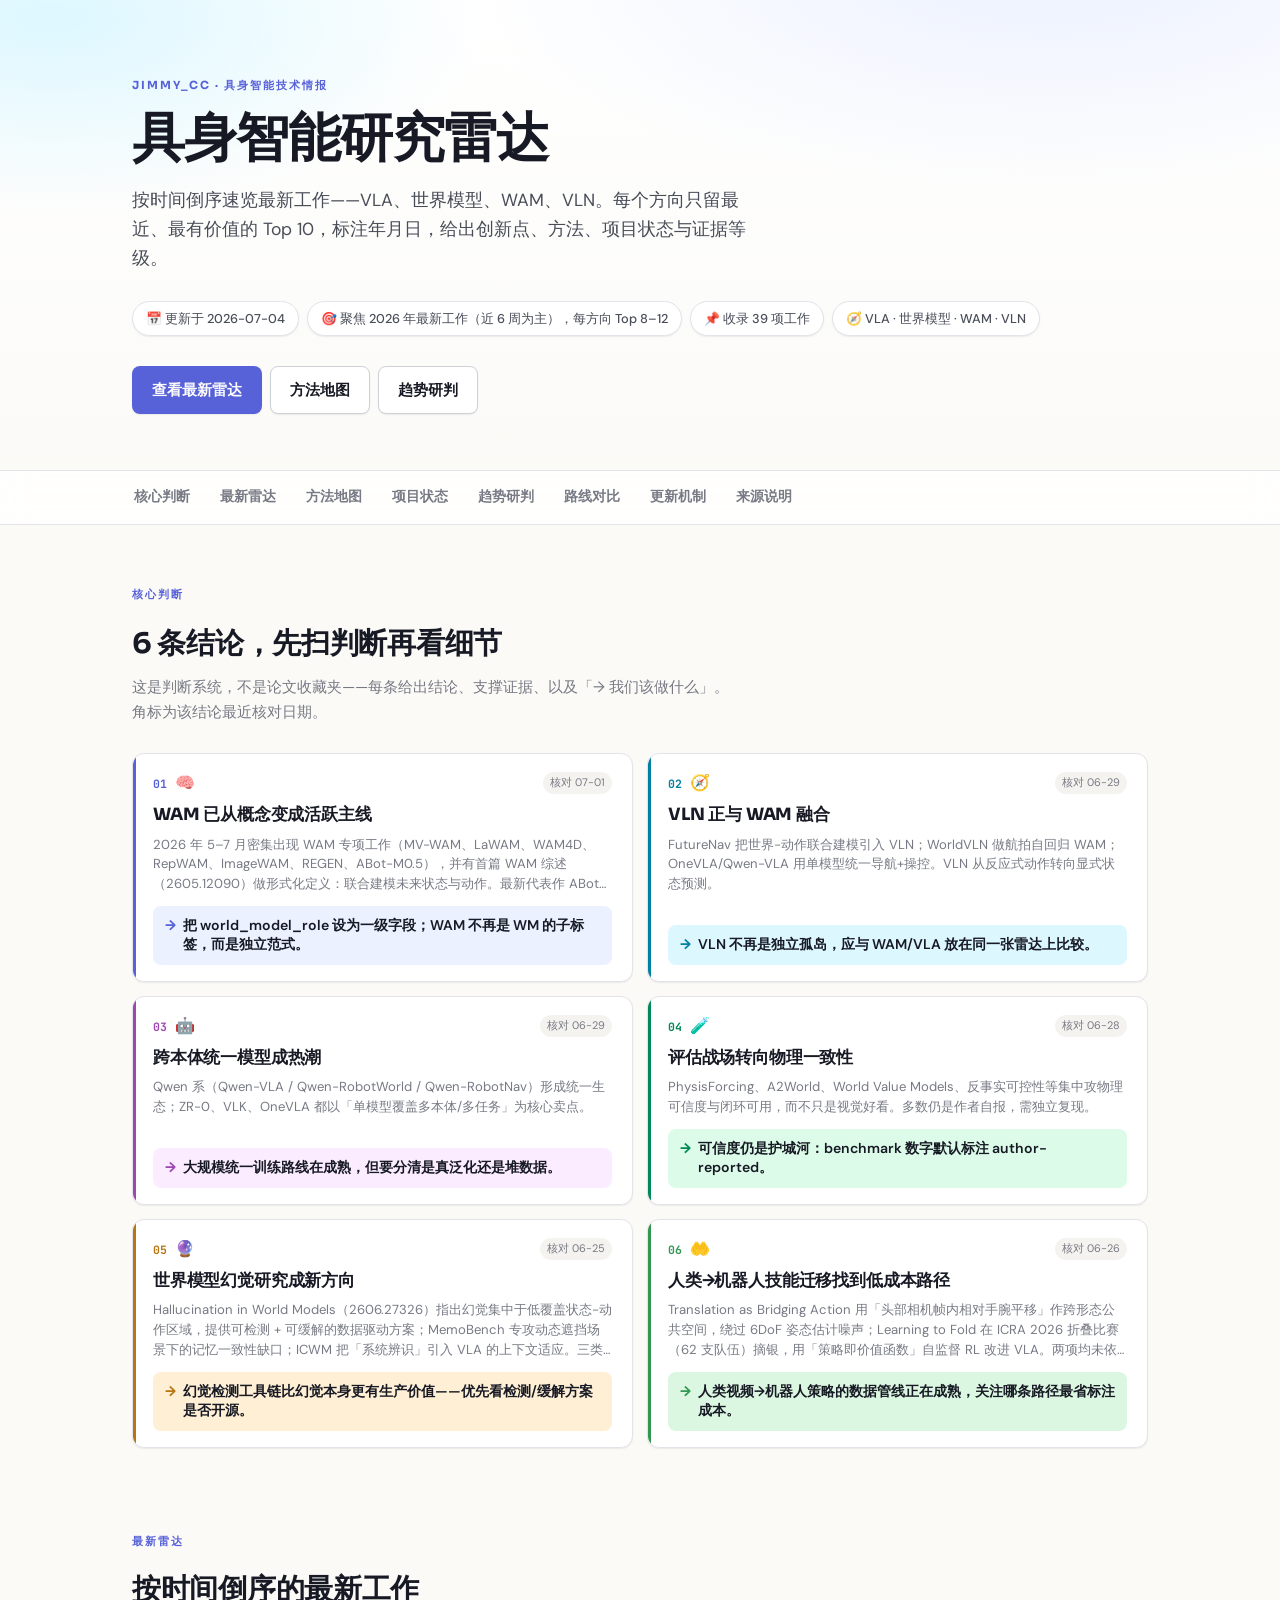
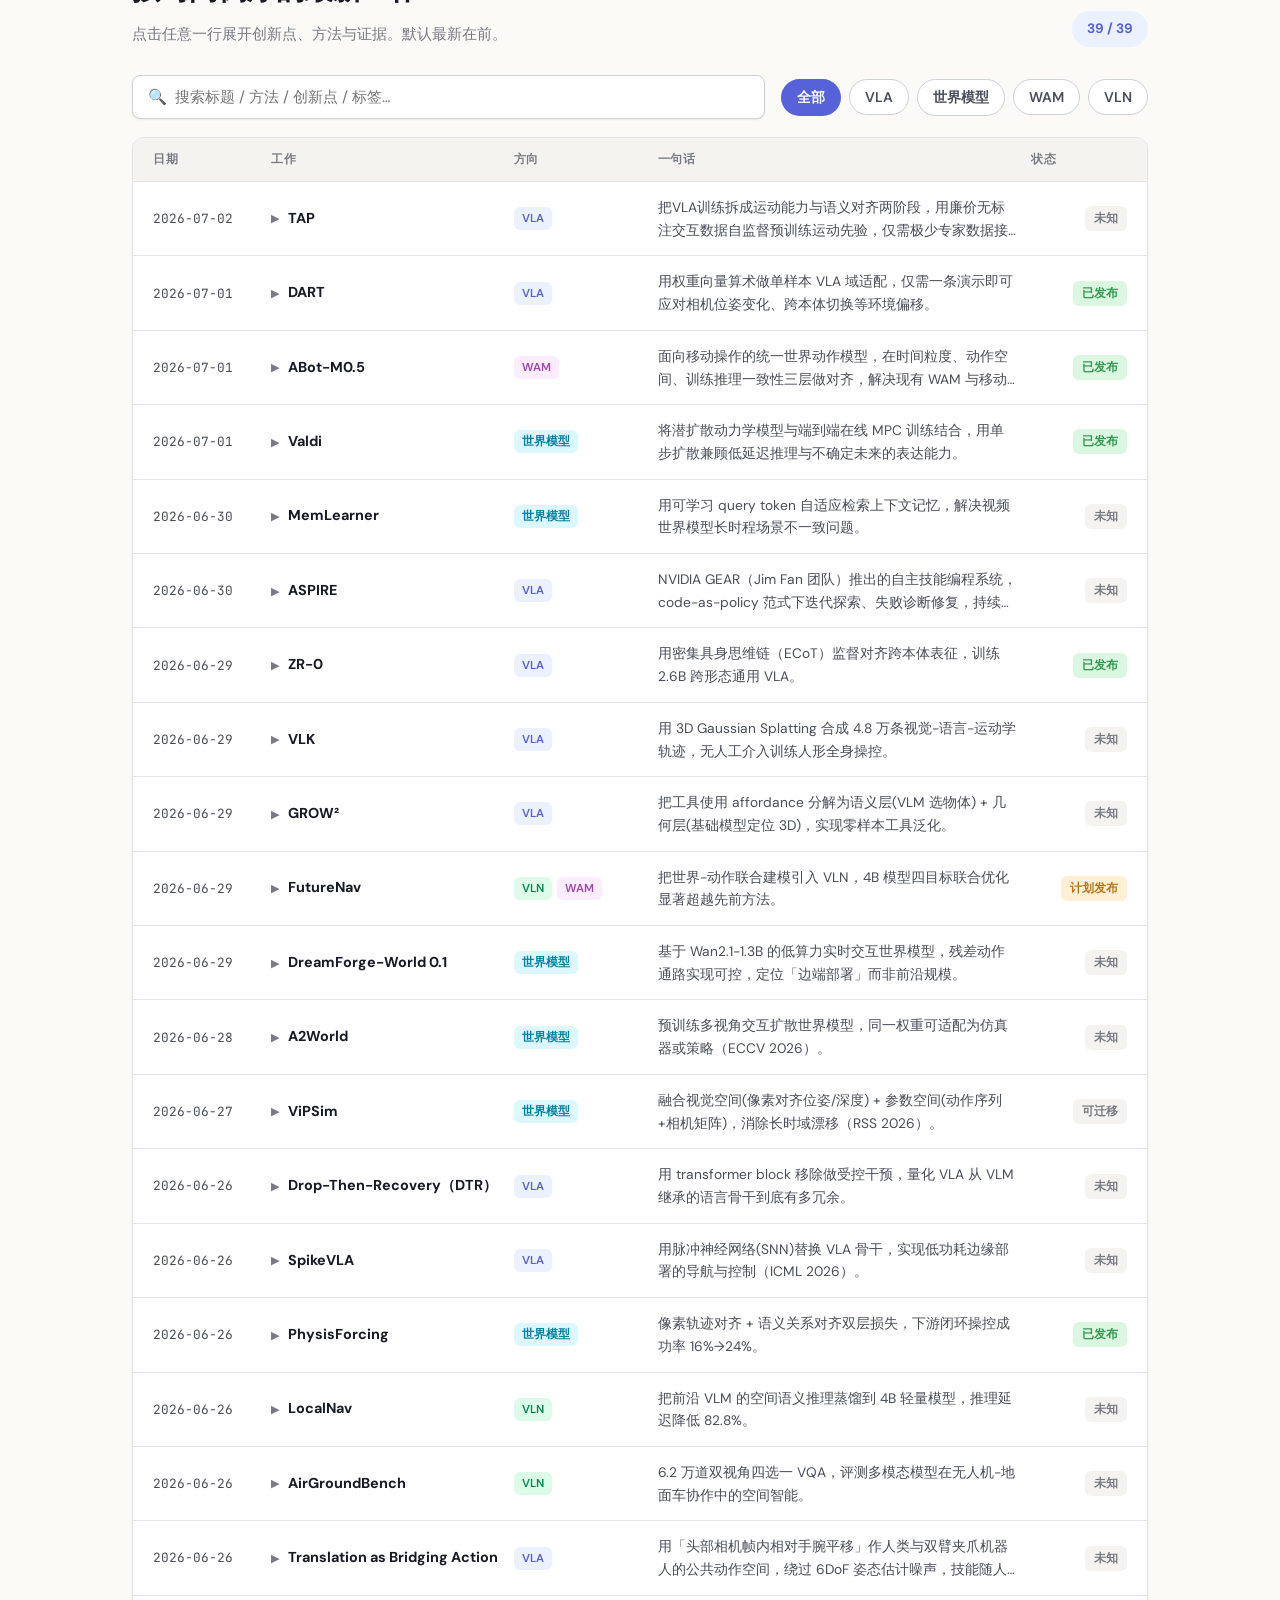
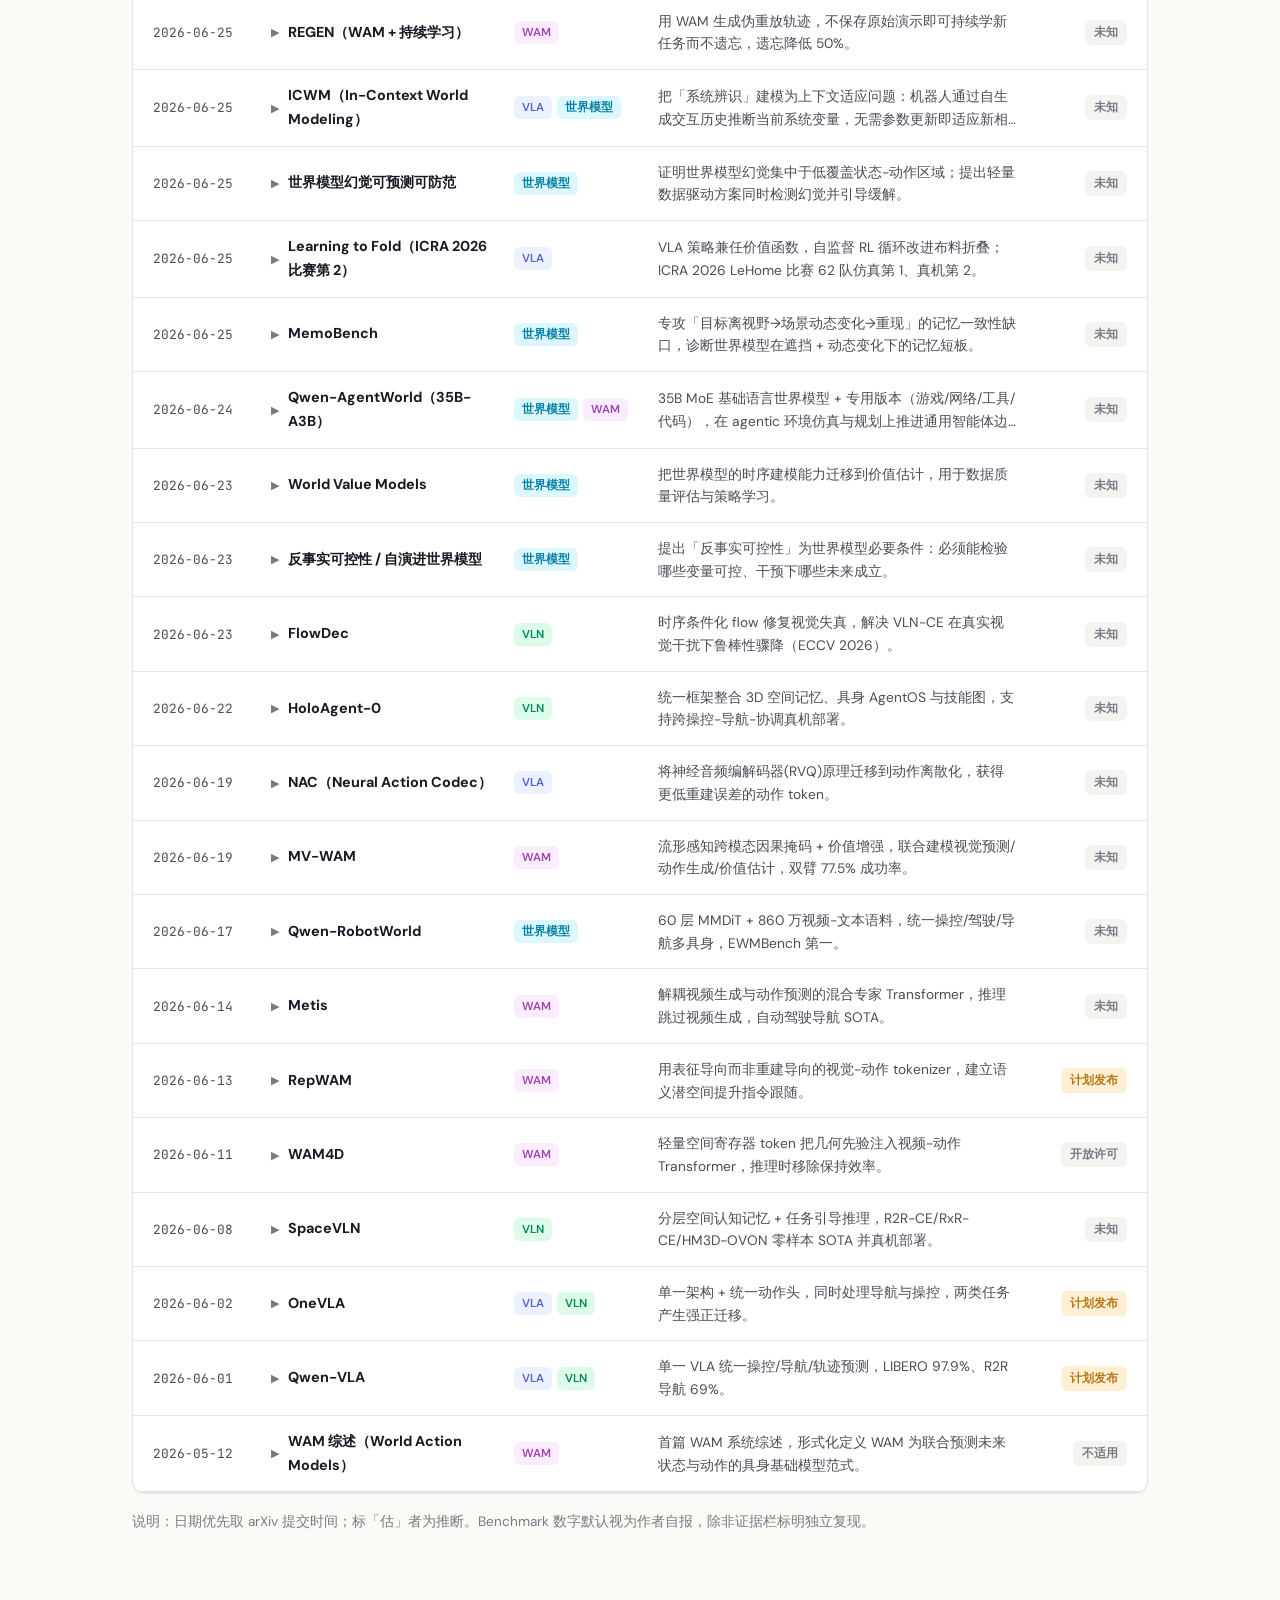
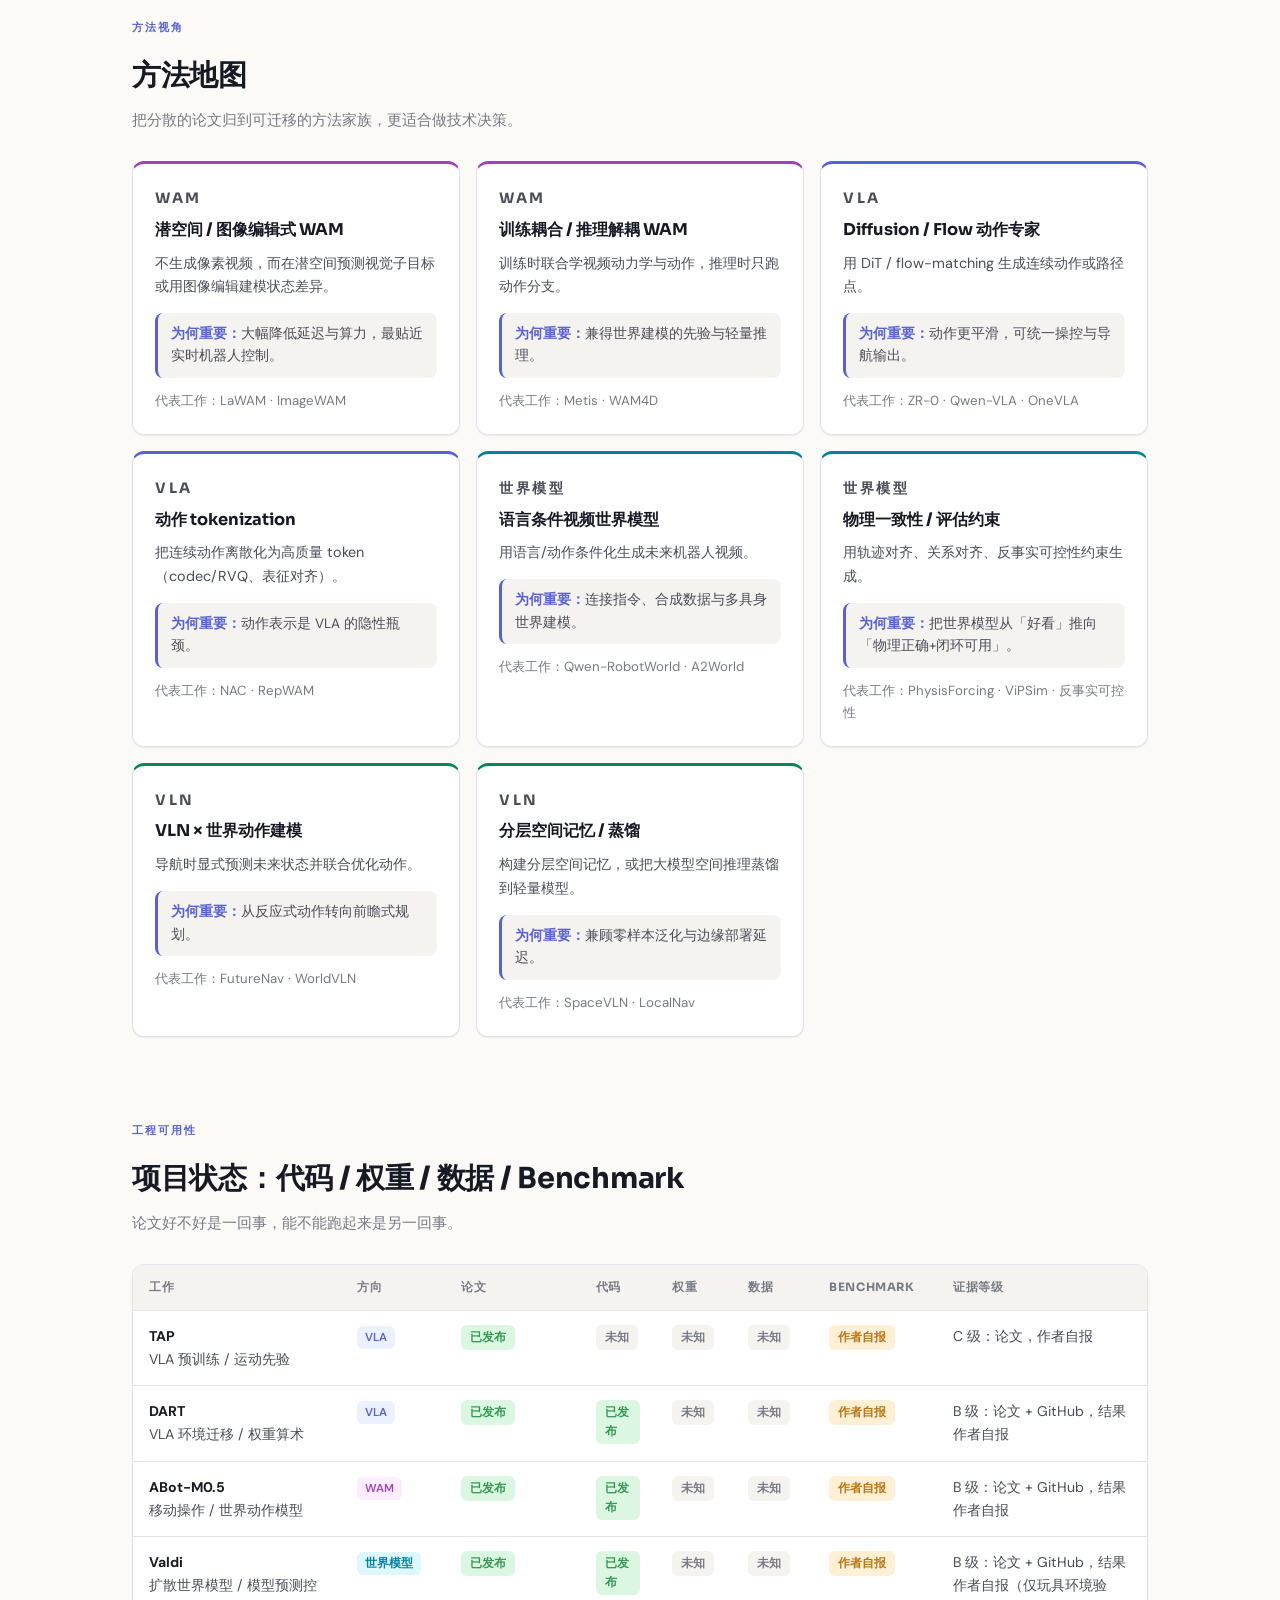
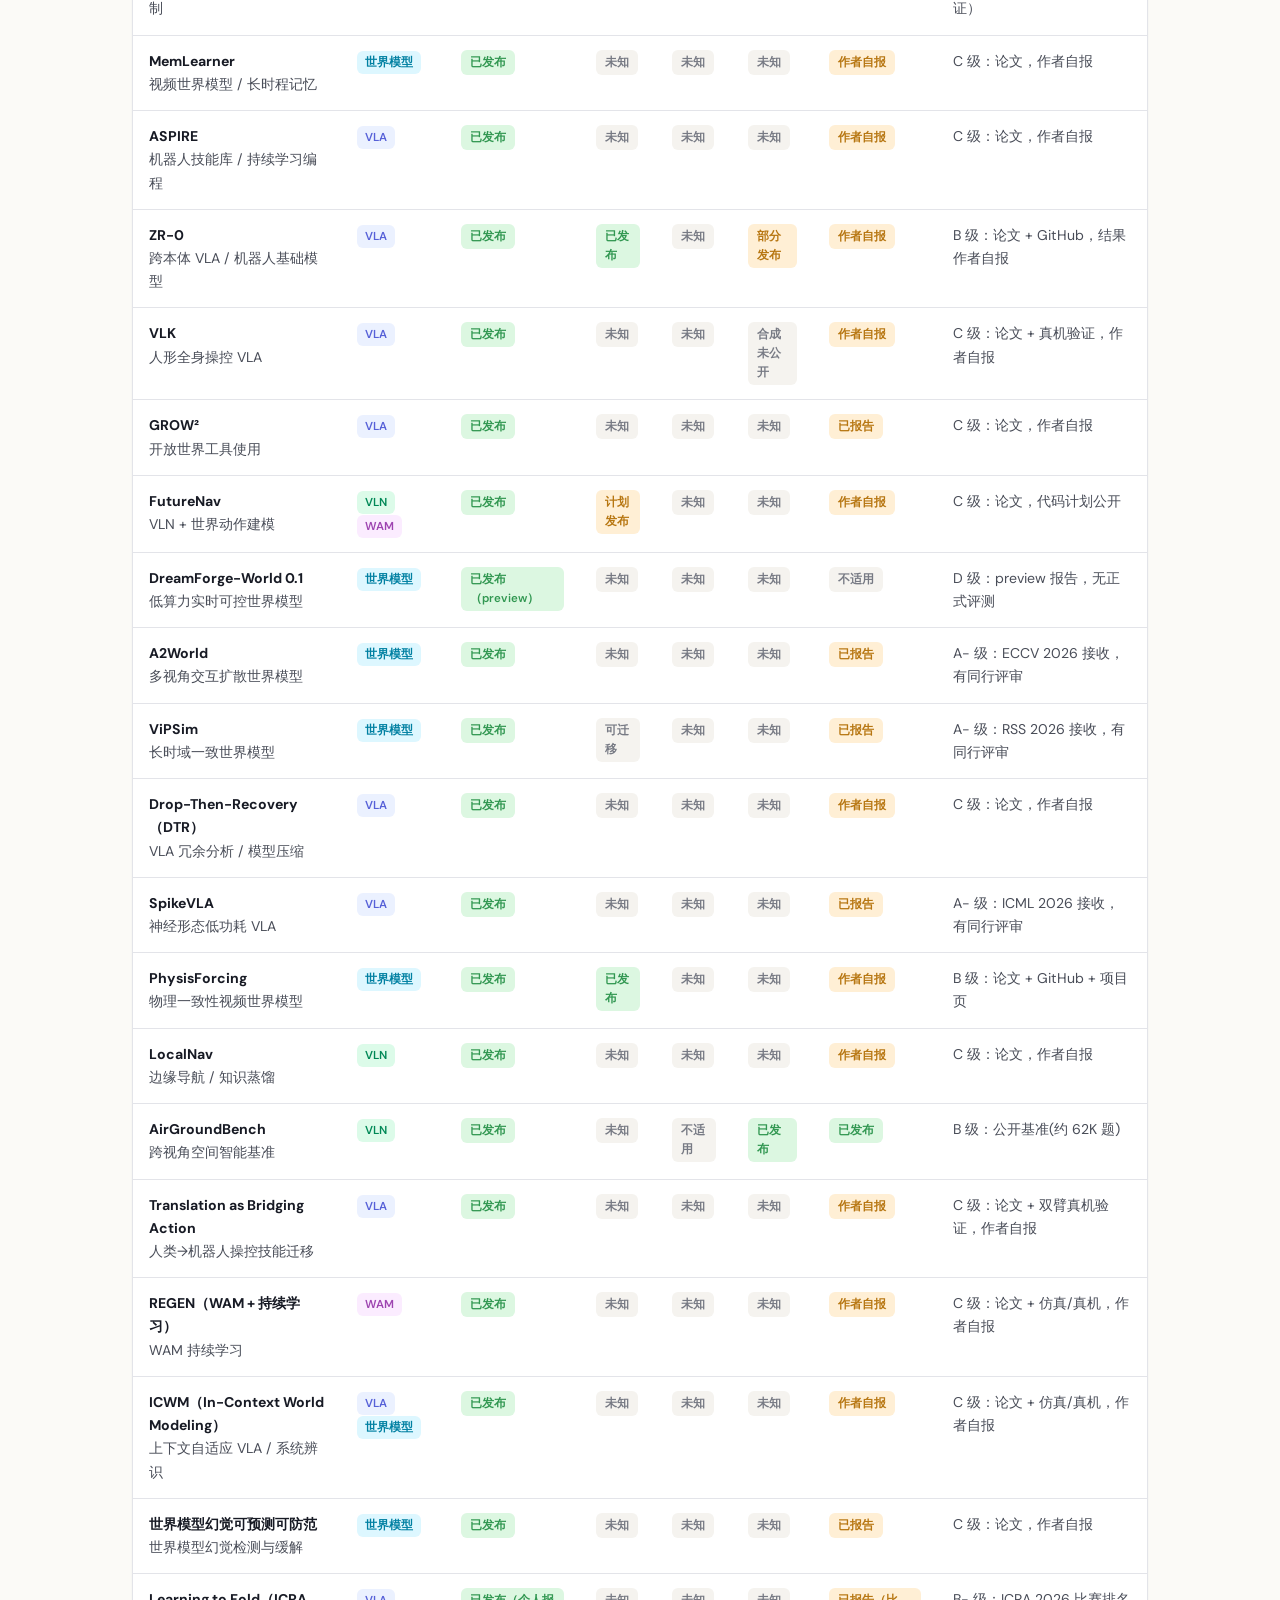
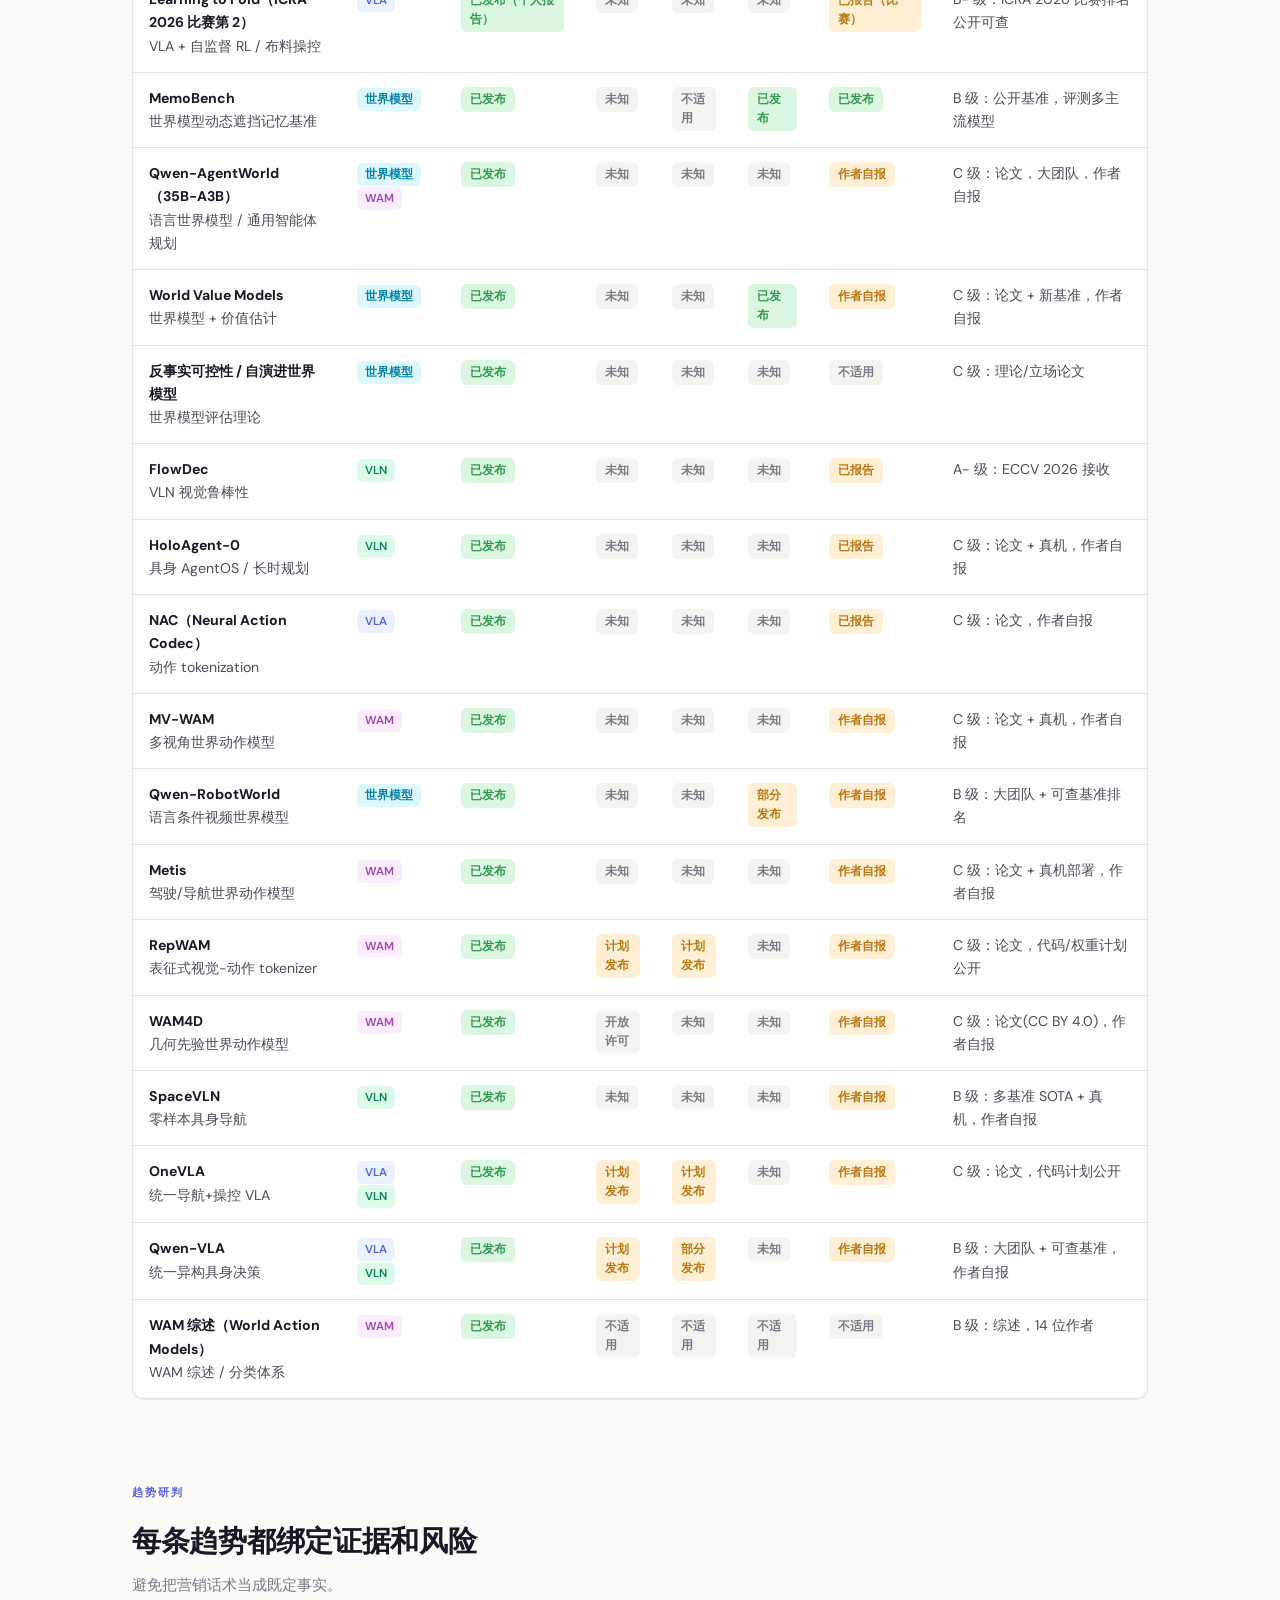
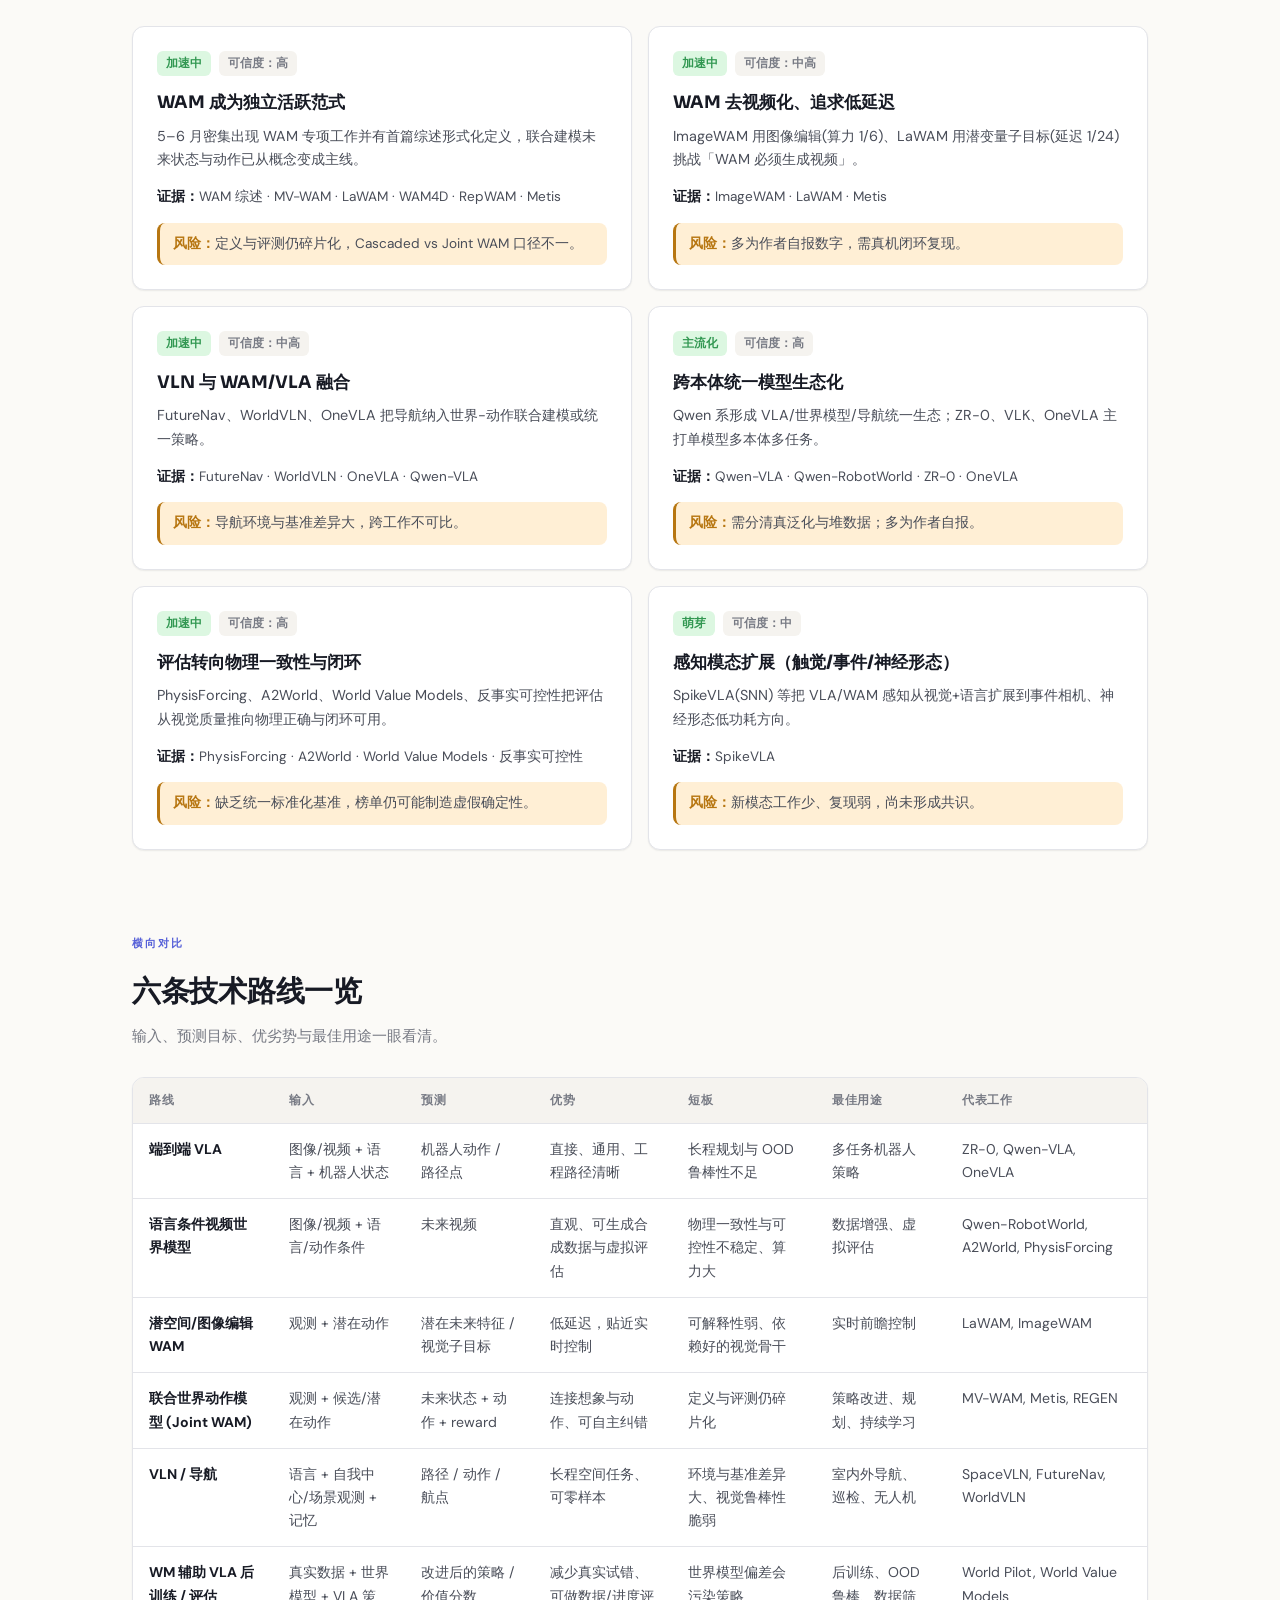
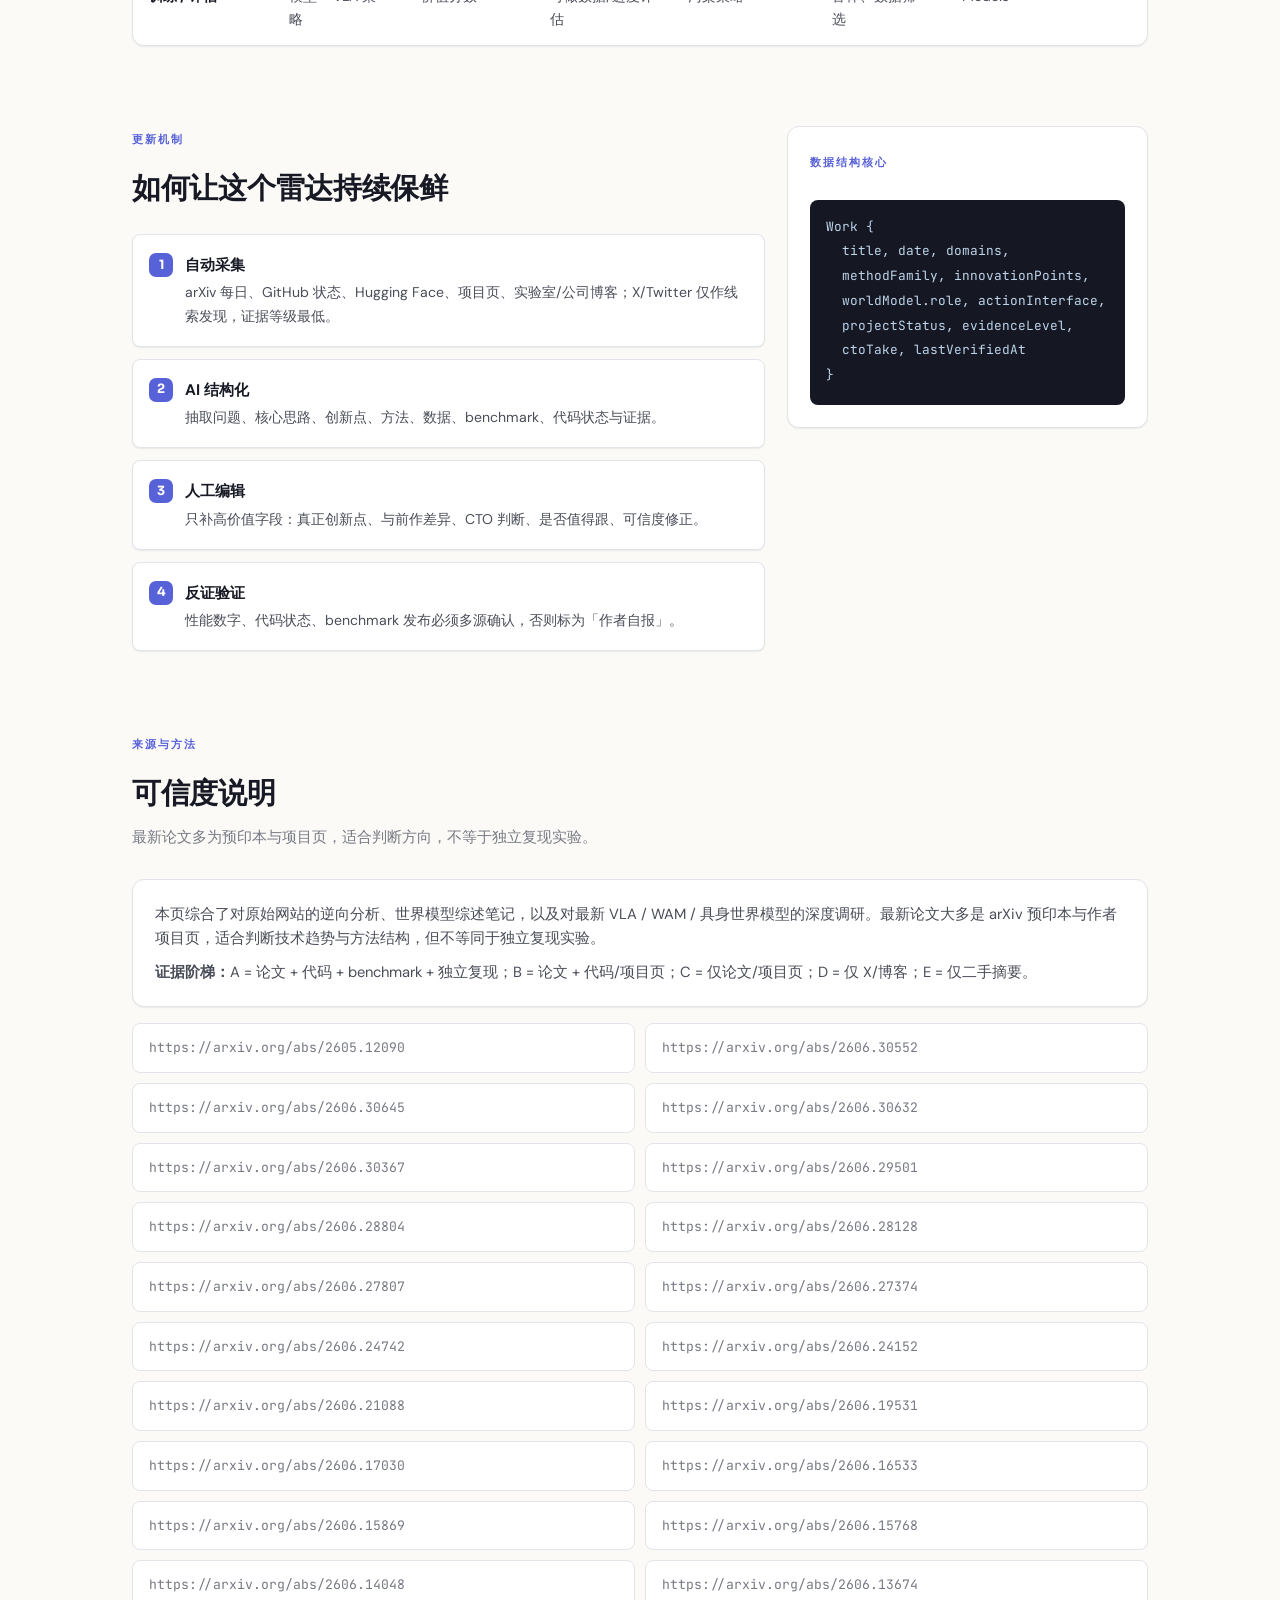
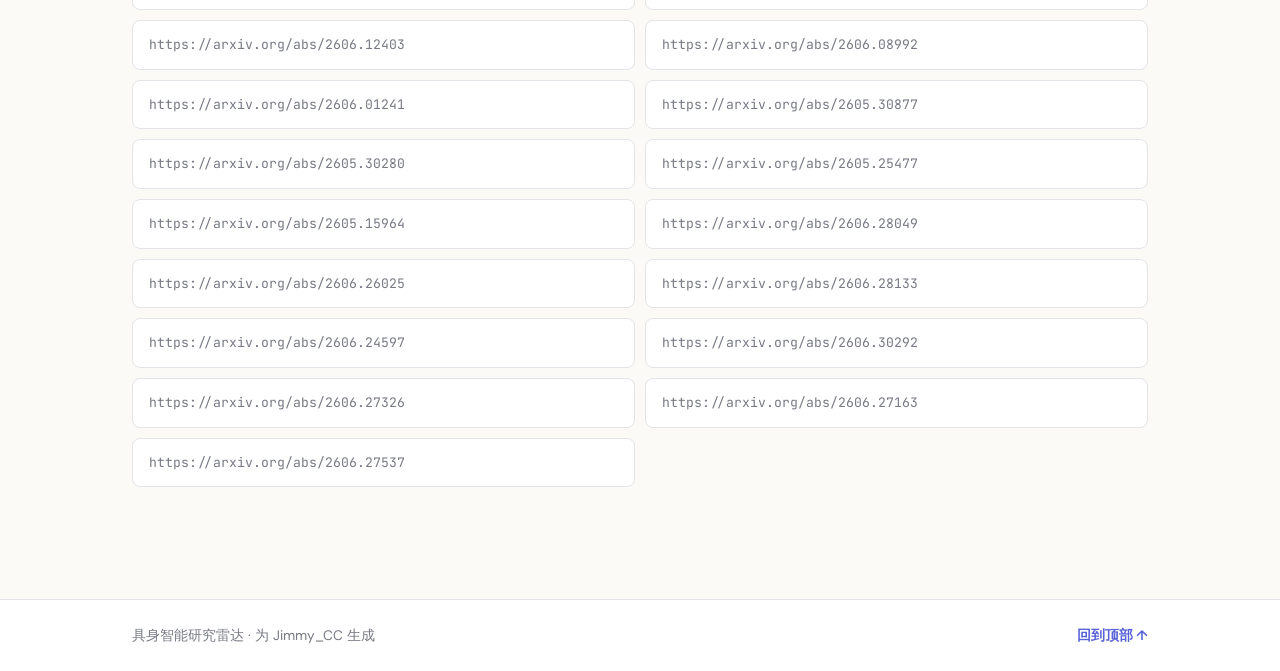
<file: index.html>
<!DOCTYPE html>
<html lang="zh-CN">
<head>
  <meta charset="UTF-8" />
  <meta name="viewport" content="width=device-width, initial-scale=1.0" />
  <title>具身智能研究雷达 · VLA / 世界模型 / WAM / VLN</title>
  <meta name="description" content="按时间倒序速览最新 VLA、世界模型、World Action Model、VLN 工作：创新点、方法、项目状态、证据等级与趋势研判。" />
  <link rel="preconnect" href="https://fonts.googleapis.com" />
  <link rel="preconnect" href="https://fonts.gstatic.com" crossorigin />
  <link href="https://fonts.googleapis.com/css2?family=Sora:wght@500;600;700;800&family=DM+Sans:opsz,wght@9..40,400;9..40,500;9..40,600;9..40,700&family=JetBrains+Mono:wght@400;600&display=swap" rel="stylesheet" />
  <style>
:root {
  /* OKLCH warm-tinted neutrals — never pure gray/black */
  --bg: oklch(0.985 0.004 95);
  --bg-sunk: oklch(0.965 0.006 95);
  --surface: oklch(1 0 0);
  --ink: oklch(0.22 0.02 270);
  --ink-soft: oklch(0.42 0.02 270);
  --muted: oklch(0.58 0.015 270);
  --line: oklch(0.92 0.006 270);
  --line-strong: oklch(0.86 0.01 270);

  --vla: oklch(0.55 0.18 275);
  --vla-soft: oklch(0.96 0.03 275);
  --wm: oklch(0.55 0.12 220);
  --wm-soft: oklch(0.96 0.03 220);
  --wam: oklch(0.55 0.18 320);
  --wam-soft: oklch(0.96 0.03 320);
  --vln: oklch(0.55 0.13 160);
  --vln-soft: oklch(0.96 0.04 160);
  --amber: oklch(0.62 0.13 70);
  --amber-soft: oklch(0.96 0.04 75);
  --red: oklch(0.58 0.18 22);
  --red-soft: oklch(0.96 0.03 22);
  --green: oklch(0.6 0.14 150);
  --green-soft: oklch(0.95 0.04 150);

  --shadow-sm: 0 1px 2px oklch(0.4 0.02 270 / 0.05), 0 1px 1px oklch(0.4 0.02 270 / 0.04);
  --shadow-md: 0 4px 14px oklch(0.4 0.02 270 / 0.07), 0 1px 4px oklch(0.4 0.02 270 / 0.05);
  --shadow-lg: 0 16px 38px oklch(0.4 0.02 270 / 0.12);

  --r-sm: 8px;
  --r: 12px;
  --r-lg: 18px;
  --max: 1080px;

  --ease: cubic-bezier(0.16, 1, 0.3, 1);
  --t-fast: 140ms var(--ease);
  --t: 220ms var(--ease);
}

* { box-sizing: border-box; }
html { scroll-behavior: smooth; }
body {
  margin: 0;
  color: var(--ink);
  background: var(--bg);
  font-family: "DM Sans", ui-sans-serif, system-ui, "PingFang SC", "Hiragino Sans GB", "Microsoft YaHei", sans-serif;
  font-size: 15px;
  line-height: 1.65;
  -webkit-font-smoothing: antialiased;
  text-rendering: optimizeLegibility;
}
a { color: inherit; }
h1, h2, h3, .eyebrow, .section-kicker { font-family: "Sora", "DM Sans", sans-serif; }
.mono, .work-date, code, .radar-date { font-family: "JetBrains Mono", ui-monospace, SFMono-Regular, Menlo, monospace; }

@media (prefers-reduced-motion: reduce) {
  * { animation: none !important; transition: none !important; }
  html { scroll-behavior: auto; }
}

/* ---------- Hero ---------- */
.hero {
  position: relative;
  overflow: hidden;
  background:
    radial-gradient(820px 320px at 82% -8%, var(--vla-soft), transparent 72%),
    radial-gradient(620px 280px at 4% 4%, var(--wm-soft), transparent 70%),
    linear-gradient(180deg, var(--surface), var(--bg));
  border-bottom: 1px solid var(--line);
}
.hero-inner { max-width: var(--max); margin: 0 auto; padding: 72px 32px 56px; }
.eyebrow, .section-kicker {
  display: inline-block;
  color: var(--vla);
  text-transform: uppercase;
  letter-spacing: 0.18em;
  font-size: 0.7rem;
  font-weight: 700;
  margin: 0 0 16px;
}
h1 {
  margin: 0;
  font-size: clamp(2.1rem, 4.6vw, 3.3rem);
  line-height: 1.08;
  font-weight: 800;
  letter-spacing: -0.02em;
  color: var(--ink);
}
.hero-subtitle { max-width: 620px; margin: 18px 0 0; color: var(--ink-soft); font-size: clamp(0.98rem, 1.4vw, 1.1rem); }
.hero-meta, .hero-actions, .filter-group { display: flex; gap: 8px; flex-wrap: wrap; align-items: center; }
.hero-meta { margin-top: 28px; }
.meta-chip {
  display: inline-flex; align-items: center; gap: 6px;
  background: var(--surface); border: 1px solid var(--line);
  color: var(--ink-soft); border-radius: 999px;
  padding: 6px 13px; font-size: 0.8rem; font-weight: 500;
  box-shadow: var(--shadow-sm);
}
.hero-actions { margin-top: 30px; }
.button {
  display: inline-flex; align-items: center; justify-content: center;
  text-decoration: none; border: 1px solid var(--line-strong);
  color: var(--ink); background: var(--surface);
  border-radius: var(--r-sm); padding: 11px 19px;
  font-size: 0.92rem; font-weight: 600;
  transition: transform var(--t-fast), box-shadow var(--t-fast), border-color var(--t-fast);
  box-shadow: var(--shadow-sm);
}
.button:hover { transform: translateY(-1px); box-shadow: var(--shadow-md); }
.button:focus-visible { outline: 2px solid var(--vla); outline-offset: 2px; }
.button.primary { background: var(--vla); color: oklch(0.99 0 0); border-color: transparent; }
.button.primary:hover { box-shadow: 0 10px 24px var(--vla-soft); }

/* ---------- Sticky nav ---------- */
.top-nav {
  position: sticky; top: 0; z-index: 50;
  background: oklch(1 0 0 / 0.82);
  backdrop-filter: saturate(180%) blur(14px);
  border-bottom: 1px solid var(--line);
}
.top-nav-inner {
  max-width: var(--max); margin: 0 auto;
  display: flex; gap: 2px; overflow-x: auto; padding: 0 20px;
}
.top-nav a {
  flex: 0 0 auto; color: var(--muted); text-decoration: none;
  font-size: 0.88rem; font-weight: 600; padding: 14px 14px;
  border-bottom: 2px solid transparent; transition: color var(--t-fast), border-color var(--t-fast);
}
.top-nav a:hover { color: var(--vla); border-color: var(--vla); }

/* ---------- Layout ---------- */
.container { max-width: var(--max); margin: 0 auto; padding: 56px 32px 32px; }
.section { margin: 0 0 80px; scroll-margin-top: 64px; }
.section-heading { margin-bottom: 28px; }
.section-heading.with-action { display: flex; align-items: flex-end; justify-content: space-between; gap: 20px; }
.section h2 { margin: 0; font-size: clamp(1.35rem, 2.4vw, 1.8rem); font-weight: 700; letter-spacing: -0.01em; color: var(--ink); }
.section-lead { margin: 8px 0 0; color: var(--muted); font-size: 0.95rem; max-width: 600px; }
.count-pill { flex: 0 0 auto; background: var(--vla-soft); color: var(--vla); border-radius: 999px; padding: 7px 15px; font-weight: 700; font-size: 0.85rem; white-space: nowrap; }

/* ---------- Brief cards ---------- */
.brief-grid { display: grid; grid-template-columns: repeat(2, minmax(0, 1fr)); gap: 14px; }
.brief-card {
  position: relative; display: flex; flex-direction: column;
  background: var(--surface); border: 1px solid var(--line);
  border-radius: var(--r); padding: 18px 20px 16px;
  box-shadow: var(--shadow-sm); transition: transform var(--t-fast), box-shadow var(--t-fast), border-color var(--t-fast);
  overflow: hidden;
}
.brief-card::before {
  content: ""; position: absolute; left: 0; top: 0; bottom: 0; width: 3px; background: var(--accent);
}
.brief-card:hover { transform: translateY(-2px); box-shadow: var(--shadow-md); border-color: var(--accent); }
.brief-top { display: flex; align-items: center; gap: 8px; margin-bottom: 10px; }
.brief-idx { font-family: "JetBrains Mono", ui-monospace, SFMono-Regular, Menlo, monospace; font-size: 0.72rem; font-weight: 700; color: var(--accent); letter-spacing: 0.02em; }
.brief-icon { font-size: 1rem; line-height: 1; }
.brief-since { margin-left: auto; font-size: 0.68rem; color: var(--muted); background: var(--bg-sunk); padding: 2px 7px; border-radius: 20px; white-space: nowrap; }
.brief-claim { margin: 0 0 8px; font-size: 1.06rem; font-weight: 750; color: var(--ink); line-height: 1.32; letter-spacing: -0.01em; }
.brief-evidence {
  margin: 0 0 12px; color: var(--muted); font-size: 0.82rem; line-height: 1.5;
  display: -webkit-box; -webkit-line-clamp: 3; -webkit-box-orient: vertical; overflow: hidden;
}
.brief-action {
  margin-top: auto; display: flex; gap: 7px; align-items: baseline;
  color: var(--ink); font-size: 0.88rem; font-weight: 600; line-height: 1.4;
  background: var(--accent-soft); border-radius: var(--r-sm); padding: 10px 12px;
}
.brief-arrow { color: var(--accent); font-weight: 800; flex-shrink: 0; }
.cto-take, .risk-box {
  margin-top: 14px; color: var(--ink-soft); background: var(--bg-sunk);
  border-radius: var(--r-sm); padding: 10px 13px; font-size: 0.85rem;
  border-left: 3px solid var(--vla);
}
.cto-take strong { color: var(--vla); }
.risk-box { border-left-color: var(--amber); background: var(--amber-soft); }
.risk-box strong { color: var(--amber); }

/* ---------- Toolbar ---------- */
.toolbar { display: flex; align-items: center; justify-content: space-between; gap: 16px; margin-bottom: 18px; flex-wrap: wrap; }
.search-box { flex: 1 1 300px; min-width: 240px; }
.search-box input {
  width: 100%; border: 1px solid var(--line-strong); border-radius: var(--r-sm);
  background: var(--surface); color: var(--ink); padding: 11px 15px; outline: none;
  font-size: 0.95rem; font-family: inherit; box-shadow: var(--shadow-sm);
  transition: border-color var(--t-fast), box-shadow var(--t-fast);
}
.search-box input:focus { border-color: var(--vla); box-shadow: 0 0 0 3px var(--vla-soft); }
.filter-chip {
  cursor: pointer; border: 1px solid var(--line-strong); color: var(--ink-soft);
  background: var(--surface); border-radius: 999px; padding: 8px 15px;
  font-weight: 600; font-size: 0.88rem; font-family: inherit; transition: all var(--t-fast);
}
.filter-chip:hover { border-color: var(--vla); color: var(--vla); }
.filter-chip.active { color: oklch(0.99 0 0); border-color: transparent; background: var(--vla); }
.filter-chip:focus-visible { outline: 2px solid var(--vla); outline-offset: 2px; }

/* ---------- Radar table (compact, dated, expandable) ---------- */
.radar-table {
  border: 1px solid var(--line); border-radius: var(--r);
  background: var(--surface); box-shadow: var(--shadow-sm); overflow: hidden;
}
.radar-head, .radar-row {
  display: grid;
  grid-template-columns: 104px 1.4fr 130px 2.2fr 96px;
  align-items: center; gap: 14px;
}
.radar-head {
  padding: 12px 20px; background: var(--bg-sunk);
  border-bottom: 1px solid var(--line);
  font-size: 0.72rem; font-weight: 700; letter-spacing: 0.05em;
  text-transform: uppercase; color: var(--muted);
}
.radar-row {
  padding: 14px 20px; border-bottom: 1px solid var(--line);
  cursor: pointer; transition: background var(--t-fast);
  font-size: 0.9rem;
}
.radar-row:last-of-type { border-bottom: 0; }
.radar-row:hover { background: var(--bg-sunk); }
.radar-row[aria-expanded="true"] { background: var(--vla-soft); }
.radar-date { font-size: 0.8rem; color: var(--ink-soft); white-space: nowrap; }
.radar-date .est { color: var(--amber); font-size: 0.72rem; }
.radar-title { font-weight: 700; color: var(--ink); display: flex; align-items: center; gap: 8px; }
.radar-title .chev { color: var(--muted); font-size: 0.7rem; transition: transform var(--t-fast); }
.radar-row[aria-expanded="true"] .chev { transform: rotate(90deg); }
.radar-oneliner { color: var(--ink-soft); overflow: hidden; text-overflow: ellipsis; display: -webkit-box; -webkit-line-clamp: 2; -webkit-box-orient: vertical; font-size: 0.86rem; }
.radar-track-cell { display: flex; flex-wrap: wrap; gap: 5px; }
.radar-status-cell { display: flex; justify-content: flex-end; }
.radar-detail {
  grid-column: 1 / -1; padding: 0; max-height: 0; overflow: hidden;
  transition: max-height var(--t);
}
.radar-detail-inner { padding: 4px 20px 22px 120px; display: grid; gap: 16px; }
.radar-row[aria-expanded="true"] + .radar-detail { max-height: 720px; }
.detail-block .label { color: var(--muted); font-size: 0.7rem; text-transform: uppercase; letter-spacing: 0.08em; font-weight: 700; margin-bottom: 6px; }
.detail-block .innovation-list { margin: 0; padding-left: 18px; color: var(--ink-soft); font-size: 0.88rem; }
.detail-block .innovation-list li { margin-bottom: 3px; }
.detail-block .method-copy { margin: 0; color: var(--ink-soft); font-size: 0.88rem; }
.detail-links { display: flex; flex-wrap: wrap; gap: 14px; }
.detail-links a { color: var(--vla); font-size: 0.82rem; text-decoration: none; font-weight: 600; }
.detail-links a:hover { text-decoration: underline; }
.empty-row { padding: 28px 20px; text-align: center; color: var(--muted); font-size: 0.92rem; }

/* ---------- Tags & pills ---------- */
.tag { display: inline-flex; align-items: center; border-radius: 6px; padding: 2px 8px; font-size: 0.72rem; font-weight: 600; }
.tag.vla { color: var(--vla); background: var(--vla-soft); }
.tag.world-model { color: var(--wm); background: var(--wm-soft); }
.tag.wam { color: var(--wam); background: var(--wam-soft); }
.tag.vln { color: var(--vln); background: var(--vln-soft); }
.tag.status { color: var(--amber); background: var(--amber-soft); }
.status-pill { display: inline-flex; border-radius: 6px; padding: 3px 9px; font-size: 0.72rem; font-weight: 600; }
.status-good { color: var(--green); background: var(--green-soft); }
.status-warn { color: var(--amber); background: var(--amber-soft); }
.status-bad { color: var(--red); background: var(--red-soft); }
.status-neutral { color: var(--muted); background: var(--bg-sunk); }
.note { color: var(--muted); font-size: 0.85rem; margin: 18px 0 0; }

/* ---------- Method cards ---------- */
.method-grid { display: grid; grid-template-columns: repeat(3, minmax(0, 1fr)); gap: 16px; }
.method-card { background: var(--surface); border: 1px solid var(--line); border-radius: var(--r); padding: 22px; border-top: 3px solid var(--vla); box-shadow: var(--shadow-sm); }
.method-card[data-track="World Model"] { border-top-color: var(--wm); }
.method-card[data-track="WAM"] { border-top-color: var(--wam); }
.method-card[data-track="VLN"] { border-top-color: var(--vln); }
.method-card h3 { margin: 6px 0 8px; font-size: 1.02rem; font-weight: 700; color: var(--ink); }
.method-card p { margin: 0; color: var(--ink-soft); font-size: 0.9rem; }
.examples { margin-top: 12px; color: var(--muted); font-size: 0.83rem; }

/* ---------- Tables ---------- */
.table-wrap { overflow-x: auto; border: 1px solid var(--line); border-radius: var(--r); background: var(--surface); box-shadow: var(--shadow-sm); }
table { width: 100%; border-collapse: collapse; min-width: 820px; }
th { text-align: left; color: var(--muted); font-size: 0.72rem; letter-spacing: 0.05em; text-transform: uppercase; background: var(--bg-sunk); padding: 13px 16px; border-bottom: 1px solid var(--line); font-weight: 700; font-family: "Sora", sans-serif; }
td { padding: 14px 16px; border-bottom: 1px solid var(--line); color: var(--ink-soft); font-size: 0.88rem; vertical-align: top; }
tbody tr:last-child td { border-bottom: 0; }
tbody tr:hover td { background: var(--bg-sunk); }
.work-name { color: var(--ink); font-weight: 700; }

/* ---------- Trends ---------- */
.trend-grid { display: grid; grid-template-columns: repeat(2, minmax(0, 1fr)); gap: 16px; }
.trend-card { background: var(--surface); border: 1px solid var(--line); border-radius: var(--r); padding: 24px; box-shadow: var(--shadow-sm); }
.trend-card h3 { margin: 12px 0 8px; font-size: 1.08rem; font-weight: 700; color: var(--ink); }
.trend-card p { margin: 0; color: var(--ink-soft); font-size: 0.9rem; }
.trend-meta { display: flex; gap: 8px; flex-wrap: wrap; }
.evidence-line { margin-top: 14px; color: var(--ink-soft); font-size: 0.85rem; }
.evidence-line strong { color: var(--ink); }

/* ---------- Workflow ---------- */
.split-section { display: grid; grid-template-columns: 1.4fr 0.8fr; gap: 22px; align-items: start; }
.section-heading.compact { margin-bottom: 22px; }
.workflow-list { display: grid; gap: 12px; margin: 0; padding: 0; list-style: none; counter-reset: step; }
.workflow-list li { display: grid; gap: 3px; padding: 18px 18px 18px 52px; position: relative; border: 1px solid var(--line); border-radius: var(--r-sm); background: var(--surface); box-shadow: var(--shadow-sm); }
.workflow-list li::before { counter-increment: step; content: counter(step); position: absolute; left: 16px; top: 18px; width: 24px; height: 24px; display: grid; place-items: center; border-radius: 7px; background: var(--vla); color: oklch(0.99 0 0); font-weight: 700; font-size: 0.8rem; font-family: "Sora", sans-serif; }
.workflow-list strong { color: var(--ink); font-size: 0.96rem; }
.workflow-list span { color: var(--ink-soft); font-size: 0.88rem; }
.schema-card { background: var(--surface); border: 1px solid var(--line); border-radius: var(--r); padding: 22px; box-shadow: var(--shadow-sm); }
.schema-card pre { margin: 12px 0 0; overflow-x: auto; background: oklch(0.21 0.02 270); border-radius: var(--r-sm); padding: 16px; }
.schema-card code { font-size: 0.8rem; color: oklch(0.86 0.04 250); line-height: 1.75; }

/* ---------- Sources ---------- */
.source-copy { padding: 22px; border: 1px solid var(--line); border-radius: var(--r); background: var(--surface); box-shadow: var(--shadow-sm); margin-bottom: 16px; }
.source-copy p { margin: 0; color: var(--ink-soft); font-size: 0.92rem; }
.source-copy p + p { margin-top: 10px; }
.source-grid { display: grid; grid-template-columns: repeat(2, minmax(0, 1fr)); gap: 10px; }
.source-card { display: block; text-decoration: none; color: var(--muted); font-size: 0.82rem; padding: 13px 16px; border: 1px solid var(--line); border-radius: var(--r-sm); background: var(--surface); word-break: break-word; font-family: "JetBrains Mono", monospace; transition: border-color var(--t-fast), color var(--t-fast); }
.source-card:hover { color: var(--vla); border-color: var(--vla); }

/* ---------- Footer ---------- */
.footer { border-top: 1px solid var(--line); background: var(--surface); color: var(--muted); display: flex; justify-content: space-between; gap: 16px; padding: 24px max(32px, calc((100vw - var(--max)) / 2 + 32px)); font-size: 0.86rem; }
.footer a { color: var(--vla); text-decoration: none; font-weight: 600; }

/* ---------- Responsive ---------- */
@media (max-width: 940px) {
  .brief-grid, .method-grid { grid-template-columns: repeat(2, minmax(0, 1fr)); }
  .radar-head, .radar-row { grid-template-columns: 88px 1.3fr 1.8fr 84px; }
  .radar-head span:nth-child(3), .radar-row .radar-track-cell { display: none; }
  .radar-detail-inner { padding-left: 20px; }
}
@media (max-width: 680px) {
  .hero-inner { padding: 52px 20px 40px; }
  .container { padding: 40px 20px 28px; }
  .section { margin-bottom: 60px; }
  .brief-grid, .method-grid, .trend-grid, .source-grid, .split-section { grid-template-columns: 1fr; }
  .toolbar { flex-direction: column; align-items: stretch; }
  .section-heading.with-action { flex-direction: column; align-items: flex-start; }
  .radar-head { display: none; }
  .radar-row { grid-template-columns: 1fr; gap: 6px; padding: 14px 16px; }
  .radar-oneliner { -webkit-line-clamp: 3; }
  .radar-status-cell { justify-content: flex-start; }
  .footer { flex-direction: column; }
}

  </style>
</head>
<body>
  <header class="hero" id="top">
    <div class="hero-inner">
      <div class="eyebrow">JIMMY_CC · 具身智能技术情报</div>
      <h1>具身智能研究雷达</h1>
      <p class="hero-subtitle">按时间倒序速览最新工作——VLA、世界模型、WAM、VLN。每个方向只留最近、最有价值的 Top 10，标注年月日，给出创新点、方法、项目状态与证据等级。</p>
      <div class="hero-meta" id="hero-meta"></div>
      <div class="hero-actions">
        <a class="button primary" href="#radar">查看最新雷达</a>
        <a class="button" href="#methods">方法地图</a>
        <a class="button" href="#trends">趋势研判</a>
      </div>
    </div>
  </header>

  <nav class="top-nav" aria-label="页面导航">
    <div class="top-nav-inner">
      <a href="#brief">核心判断</a>
      <a href="#radar">最新雷达</a>
      <a href="#methods">方法地图</a>
      <a href="#tracker">项目状态</a>
      <a href="#trends">趋势研判</a>
      <a href="#matrix">路线对比</a>
      <a href="#workflow">更新机制</a>
      <a href="#sources">来源说明</a>
    </div>
  </nav>

  <main class="container">
    <section id="brief" class="section">
      <div class="section-heading">
        <p class="section-kicker">核心判断</p>
        <h2><span id="brief-count"></span> 条结论，先扫判断再看细节</h2>
        <p class="section-lead">这是判断系统，不是论文收藏夹——每条给出结论、支撑证据、以及「→ 我们该做什么」。角标为该结论最近核对日期。</p>
      </div>
      <div class="brief-grid" id="brief-grid"></div>
    </section>

    <section id="radar" class="section">
      <div class="section-heading with-action">
        <div>
          <p class="section-kicker">最新雷达</p>
          <h2>按时间倒序的最新工作</h2>
          <p class="section-lead">点击任意一行展开创新点、方法与证据。默认最新在前。</p>
        </div>
        <div class="count-pill"><span id="visible-count">0</span> / <span id="total-count">0</span></div>
      </div>
      <div class="toolbar">
        <label class="search-box">
          <input id="search-input" type="search" placeholder="🔍  搜索标题 / 方法 / 创新点 / 标签…" />
        </label>
        <div class="filter-group" aria-label="方向筛选">
          <button class="filter-chip active" data-track="All">全部</button>
          <button class="filter-chip" data-track="VLA">VLA</button>
          <button class="filter-chip" data-track="World Model">世界模型</button>
          <button class="filter-chip" data-track="WAM">WAM</button>
          <button class="filter-chip" data-track="VLN">VLN</button>
        </div>
      </div>
      <div class="radar-table" id="radar-table" role="table" aria-label="最新工作列表">
        <div class="radar-head" role="row">
          <span role="columnheader">日期</span>
          <span role="columnheader">工作</span>
          <span role="columnheader">方向</span>
          <span role="columnheader">一句话</span>
          <span role="columnheader">状态</span>
        </div>
        <div id="radar-rows"></div>
      </div>
      <p class="note">说明：日期优先取 arXiv 提交时间；标「估」者为推断。Benchmark 数字默认视为作者自报，除非证据栏标明独立复现。</p>
    </section>

    <section id="methods" class="section">
      <div class="section-heading">
        <p class="section-kicker">方法视角</p>
        <h2>方法地图</h2>
        <p class="section-lead">把分散的论文归到可迁移的方法家族，更适合做技术决策。</p>
      </div>
      <div class="method-grid" id="method-grid"></div>
    </section>

    <section id="tracker" class="section">
      <div class="section-heading">
        <p class="section-kicker">工程可用性</p>
        <h2>项目状态：代码 / 权重 / 数据 / Benchmark</h2>
        <p class="section-lead">论文好不好是一回事，能不能跑起来是另一回事。</p>
      </div>
      <div class="table-wrap">
        <table class="status-table">
          <thead>
            <tr><th>工作</th><th>方向</th><th>论文</th><th>代码</th><th>权重</th><th>数据</th><th>Benchmark</th><th>证据等级</th></tr>
          </thead>
          <tbody id="tracker-body"></tbody>
        </table>
      </div>
    </section>

    <section id="trends" class="section">
      <div class="section-heading">
        <p class="section-kicker">趋势研判</p>
        <h2>每条趋势都绑定证据和风险</h2>
        <p class="section-lead">避免把营销话术当成既定事实。</p>
      </div>
      <div class="trend-grid" id="trend-grid"></div>
    </section>

    <section id="matrix" class="section">
      <div class="section-heading">
        <p class="section-kicker">横向对比</p>
        <h2>六条技术路线一览</h2>
        <p class="section-lead">输入、预测目标、优劣势与最佳用途一眼看清。</p>
      </div>
      <div class="table-wrap">
        <table class="matrix-table">
          <thead>
            <tr><th>路线</th><th>输入</th><th>预测</th><th>优势</th><th>短板</th><th>最佳用途</th><th>代表工作</th></tr>
          </thead>
          <tbody id="matrix-body"></tbody>
        </table>
      </div>
    </section>

    <section id="workflow" class="section split-section">
      <div>
        <div class="section-heading compact">
          <p class="section-kicker">更新机制</p>
          <h2>如何让这个雷达持续保鲜</h2>
        </div>
        <ol class="workflow-list">
          <li><strong>自动采集</strong><span>arXiv 每日、GitHub 状态、Hugging Face、项目页、实验室/公司博客；X/Twitter 仅作线索发现，证据等级最低。</span></li>
          <li><strong>AI 结构化</strong><span>抽取问题、核心思路、创新点、方法、数据、benchmark、代码状态与证据。</span></li>
          <li><strong>人工编辑</strong><span>只补高价值字段：真正创新点、与前作差异、CTO 判断、是否值得跟、可信度修正。</span></li>
          <li><strong>反证验证</strong><span>性能数字、代码状态、benchmark 发布必须多源确认，否则标为「作者自报」。</span></li>
        </ol>
      </div>
      <aside class="schema-card">
        <p class="section-kicker">数据结构核心</p>
        <pre><code>Work {
  title, date, domains,
  methodFamily, innovationPoints,
  worldModel.role, actionInterface,
  projectStatus, evidenceLevel,
  ctoTake, lastVerifiedAt
}</code></pre>
      </aside>
    </section>

    <section id="sources" class="section sources-section">
      <div class="section-heading">
        <p class="section-kicker">来源与方法</p>
        <h2>可信度说明</h2>
        <p class="section-lead">最新论文多为预印本与项目页，适合判断方向，不等于独立复现实验。</p>
      </div>
      <div class="source-copy">
        <p>本页综合了对原始网站的逆向分析、世界模型综述笔记，以及对最新 VLA / WAM / 具身世界模型的深度调研。最新论文大多是 arXiv 预印本与作者项目页，适合判断技术趋势与方法结构，但不等同于独立复现实验。</p>
        <p><strong>证据阶梯：</strong>A = 论文 + 代码 + benchmark + 独立复现；B = 论文 + 代码/项目页；C = 仅论文/项目页；D = 仅 X/博客；E = 仅二手摘要。</p>
      </div>
      <div class="source-grid" id="source-grid"></div>
    </section>
  </main>

  <footer class="footer">
    <span>具身智能研究雷达 · 为 Jimmy_CC 生成</span>
    <a href="#top">回到顶部 ↑</a>
  </footer>

  <script>
window.__RADAR_DATA__ = {
  "meta": {
    "title": "Embodied AI Radar",
    "subtitle": "VLA · World Model · WAM · VLN Research Intelligence",
    "updated": "2026-07-04",
    "coverage": "聚焦 2026 年最新工作（近 6 周为主），每方向 Top 8–12",
    "tracks": [
      "VLA",
      "World Model",
      "WAM",
      "VLN"
    ],
    "stance": "不是论文收藏夹，而是 CTO 判断系统：看创新点、方法思路、项目状态、证据可信度与趋势变化。"
  },
  "briefs": [
    {
      "title": "WAM 已从概念变成活跃主线",
      "icon": "🧠",
      "body": "2026 年 5–7 月密集出现 WAM 专项工作（MV-WAM、LaWAM、WAM4D、RepWAM、ImageWAM、REGEN、ABot-M0.5），并有首篇 WAM 综述（2605.12090）做形式化定义：联合建模未来状态与动作。最新代表作 ABot-M0.5 在时间粒度/动作空间/训练推理一致性三层做系统性对齐，专攻移动操作场景的 WAM 结构错位问题。",
      "take": "把 world_model_role 设为一级字段；WAM 不再是 WM 的子标签，而是独立范式。",
      "since": "07-01"
    },
    {
      "title": "VLN 正与 WAM 融合",
      "icon": "🧭",
      "body": "FutureNav 把世界-动作联合建模引入 VLN；WorldVLN 做航拍自回归 WAM；OneVLA/Qwen-VLA 用单模型统一导航+操控。VLN 从反应式动作转向显式状态预测。",
      "take": "VLN 不再是独立孤岛，应与 WAM/VLA 放在同一张雷达上比较。",
      "since": "06-29"
    },
    {
      "title": "跨本体统一模型成热潮",
      "icon": "🤖",
      "body": "Qwen 系（Qwen-VLA / Qwen-RobotWorld / Qwen-RobotNav）形成统一生态；ZR-0、VLK、OneVLA 都以「单模型覆盖多本体/多任务」为核心卖点。",
      "take": "大规模统一训练路线在成熟，但要分清是真泛化还是堆数据。",
      "since": "06-29"
    },
    {
      "title": "评估战场转向物理一致性",
      "icon": "🧪",
      "body": "PhysisForcing、A2World、World Value Models、反事实可控性等集中攻物理可信度与闭环可用，而不只是视觉好看。多数仍是作者自报，需独立复现。",
      "take": "可信度仍是护城河：benchmark 数字默认标注 author-reported。",
      "since": "06-28"
    },
    {
      "title": "世界模型幻觉研究成新方向",
      "icon": "🔮",
      "body": "Hallucination in World Models（2606.27326）指出幻觉集中于低覆盖状态-动作区域，提供可检测 + 可缓解的数据驱动方案；MemoBench 专攻动态遮挡场景下的记忆一致性缺口；ICWM 把「系统辨识」引入 VLA 的上下文适应。三类工作共同把「世界模型到底在幻觉哪里」变成可量化问题。",
      "take": "幻觉检测工具链比幻觉本身更有生产价值——优先看检测/缓解方案是否开源。",
      "since": "06-25"
    },
    {
      "title": "人类→机器人技能迁移找到低成本路径",
      "icon": "🤲",
      "body": "Translation as Bridging Action 用「头部相机帧内相对手腕平移」作跨形态公共空间，绕过 6DoF 姿态估计噪声；Learning to Fold 在 ICRA 2026 折叠比赛（62 支队伍）摘银，用「策略即价值函数」自监督 RL 改进 VLA。两项均未依赖昂贵遥操作硬件。",
      "take": "人类视频→机器人策略的数据管线正在成熟，关注哪条路径最省标注成本。",
      "since": "06-26"
    }
  ],
  "works": [
    {
      "id": "memlearner",
      "title": "MemLearner",
      "date": "2026-06-30",
      "track": [
        "World Model"
      ],
      "domain": "视频世界模型 / 长时程记忆",
      "status": "最新",
      "oneLiner": "用可学习 query token 自适应检索上下文记忆，解决视频世界模型长时程场景不一致问题。",
      "innovation": [
        "抛弃规则式上下文帧检索，改用 query token 学习式桥接上下文与预测 token",
        "复用视频生成模型自身特征做记忆查询，无需额外记忆网络",
        "针对遮挡与动态物体场景显著改善长时一致性"
      ],
      "method": "在视频世界模型内引入一组可学习 query token，从历史帧中自适应检索与当前预测相关的上下文记忆，端到端联合训练。",
      "ctoTake": "值得跟：记忆是视频世界模型规模化落地的核心瓶颈，学习式检索比规则式更有泛化潜力。需看真机/长序列指标。",
      "projectStatus": {
        "paper": "已发布",
        "code": "未知",
        "weights": "未知",
        "dataset": "未知",
        "benchmark": "作者自报"
      },
      "evidenceLevel": "C 级：论文，作者自报",
      "links": [
        "https://arxiv.org/abs/2606.31734"
      ]
    },
    {
      "id": "dtr-vla",
      "title": "Drop-Then-Recovery（DTR）",
      "date": "2026-06-26",
      "track": [
        "VLA"
      ],
      "domain": "VLA 冗余分析 / 模型压缩",
      "status": "最新",
      "oneLiner": "用 transformer block 移除做受控干预，量化 VLA 从 VLM 继承的语言骨干到底有多冗余。",
      "innovation": [
        "DTR 分析协议：移除选定 block 后微调恢复，隔离出闭环控制真正需要的容量",
        "揭示 VLA 继承的超大语言骨干远超短指令机器人控制所需",
        "为 VLA 轻量化/剪枝提供可复现的诊断方法而非单纯压缩技巧"
      ],
      "method": "对预训练 VLA 逐块移除 transformer block 作为受控干预，再微调恢复性能，定位闭环控制所需的最小容量。",
      "ctoTake": "值得跟：直指 VLA 部署时延痛点，冗余量化是端侧机器人落地的前置工作。方法可迁移到自家模型体检。",
      "projectStatus": {
        "paper": "已发布",
        "code": "未知",
        "weights": "未知",
        "dataset": "未知",
        "benchmark": "作者自报"
      },
      "evidenceLevel": "C 级：论文，作者自报",
      "links": [
        "https://arxiv.org/abs/2606.27755"
      ]
    },
    {
      "id": "zr-0",
      "title": "ZR-0",
      "date": "2026-06-29",
      "track": [
        "VLA"
      ],
      "domain": "跨本体 VLA / 机器人基础模型",
      "status": "最新",
      "oneLiner": "用密集具身思维链（ECoT）监督对齐跨本体表征，训练 2.6B 跨形态通用 VLA。",
      "innovation": [
        "ProcCorpus-60M：ECoT 覆盖率 96.8% 的 6000 万帧预训练语料",
        "双流架构：预训练 VLM(System 2) + Diffusion Transformer 动作专家(System 1)",
        "单臂/双臂/人形/真实 xArm 四类平台验证"
      ],
      "method": "用 ECoT 标注的 6000 万帧视频预训练跨本体 VLA，推理时动作专家直接解码动作、跳过 LLM 路径以降时延。",
      "ctoTake": "值得跟：跨本体 + 推理时跳过 System 2，是工程落地友好的方向。代码已提及公开。",
      "projectStatus": {
        "paper": "已发布",
        "code": "已发布",
        "weights": "未知",
        "dataset": "部分发布",
        "benchmark": "作者自报"
      },
      "evidenceLevel": "B 级：论文 + GitHub，结果作者自报",
      "links": [
        "https://arxiv.org/abs/2606.30552"
      ]
    },
    {
      "id": "vlk",
      "title": "VLK",
      "date": "2026-06-29",
      "track": [
        "VLA"
      ],
      "domain": "人形全身操控 VLA",
      "status": "最新",
      "oneLiner": "用 3D Gaussian Splatting 合成 4.8 万条视觉-语言-运动学轨迹，无人工介入训练人形全身操控。",
      "innovation": [
        "全自动数据管线：场景重建→特权轨迹→第一人称渲染",
        "预测短时域全身运动学，统一 loco-manipulation",
        "Unitree G1 真机导航+搬运验证"
      ],
      "method": "在 3DGS 重建场景中合成视觉-语言-运动学三元组并训练策略，绕过真实数据采集瓶颈。",
      "ctoTake": "合成数据 + 全身控制是人形机器人现实路径；但合成数据未公开，需关注真实泛化。",
      "projectStatus": {
        "paper": "已发布",
        "code": "未知",
        "weights": "未知",
        "dataset": "合成未公开",
        "benchmark": "作者自报"
      },
      "evidenceLevel": "C 级：论文 + 真机验证，作者自报",
      "links": [
        "https://arxiv.org/abs/2606.30645"
      ]
    },
    {
      "id": "grow2",
      "title": "GROW²",
      "date": "2026-06-29",
      "track": [
        "VLA"
      ],
      "domain": "开放世界工具使用",
      "status": "最新",
      "oneLiner": "把工具使用 affordance 分解为语义层(VLM 选物体) + 几何层(基础模型定位 3D)，实现零样本工具泛化。",
      "innovation": [
        "层级 grounding 解耦语义理解与几何定位",
        "单张 RGB-D 即可输出 3D 工具接触点",
        "跨新物体类别零样本泛化"
      ],
      "method": "VLM 决定用哪个工具/哪个部位，视觉基础模型决定在哪里，两阶段串联。",
      "ctoTake": "解耦思路降低端到端训练成本，适合工具类长尾任务。",
      "projectStatus": {
        "paper": "已发布",
        "code": "未知",
        "weights": "未知",
        "dataset": "未知",
        "benchmark": "已报告"
      },
      "evidenceLevel": "C 级：论文，作者自报",
      "links": [
        "https://arxiv.org/abs/2606.30632"
      ]
    },
    {
      "id": "spikevla",
      "title": "SpikeVLA",
      "date": "2026-06-26",
      "track": [
        "VLA"
      ],
      "domain": "神经形态低功耗 VLA",
      "status": "最新",
      "oneLiner": "用脉冲神经网络(SNN)替换 VLA 骨干，实现低功耗边缘部署的导航与控制（ICML 2026）。",
      "innovation": [
        "Spike-V/L/A 三模块全链路 SNN 化",
        "Laplacian-kernel population coding 生成稳定连续控制",
        "显著降能耗与延迟"
      ],
      "method": "将 VLA 的视觉编码器、语言模型、动作策略全部替换为事件驱动 SNN，实现神经形态高效推理。",
      "ctoTake": "罕见的有同行评审(ICML 2026)；边缘/低功耗机器人值得关注。",
      "projectStatus": {
        "paper": "已发布",
        "code": "未知",
        "weights": "未知",
        "dataset": "未知",
        "benchmark": "已报告"
      },
      "evidenceLevel": "A- 级：ICML 2026 接收，有同行评审",
      "links": [
        "https://arxiv.org/abs/2606.27807"
      ]
    },
    {
      "id": "nac",
      "title": "NAC（Neural Action Codec）",
      "date": "2026-06-19",
      "track": [
        "VLA"
      ],
      "domain": "动作 tokenization",
      "status": "最新",
      "oneLiner": "将神经音频编解码器(RVQ)原理迁移到动作离散化，获得更低重建误差的动作 token。",
      "innovation": [
        "首次把 codec/RVQ 思路用于机器人动作 tokenization",
        "降低动作 token 重建误差",
        "可即插即用于现有 VLA"
      ],
      "method": "借鉴音频 Codec 的残差向量量化范式设计动作编码器，提升 VLA token 质量。",
      "ctoTake": "动作表示是 VLA 的隐性瓶颈，codec 思路值得在自有数据上验证。",
      "projectStatus": {
        "paper": "已发布",
        "code": "未知",
        "weights": "未知",
        "dataset": "未知",
        "benchmark": "已报告"
      },
      "evidenceLevel": "C 级：论文，作者自报",
      "links": [
        "https://arxiv.org/abs/2606.21372"
      ]
    },
    {
      "id": "qwen-vla",
      "title": "Qwen-VLA",
      "date": "2026-06-01",
      "track": [
        "VLA",
        "VLN"
      ],
      "domain": "统一异构具身决策",
      "status": "最新",
      "oneLiner": "单一 VLA 统一操控/导航/轨迹预测，LIBERO 97.9%、R2R 导航 69%。",
      "innovation": [
        "DiT 动作解码器统一生成连续动作与导航路径点",
        "Embodiment-aware prompt conditioning 支持多形态",
        "操控+导航双 SOTA，强正迁移"
      ],
      "method": "以 Qwen 为骨干 + DiT 动作解码器，用异构机器人数据 + 自我中心视频混合训练统一具身策略。",
      "ctoTake": "Qwen 具身生态核心之一，数字可查；适合作为统一模型基线观察。",
      "projectStatus": {
        "paper": "已发布",
        "code": "计划发布",
        "weights": "部分发布",
        "dataset": "未知",
        "benchmark": "作者自报"
      },
      "evidenceLevel": "B 级：大团队 + 可查基准，作者自报",
      "links": [
        "https://arxiv.org/abs/2605.30280"
      ]
    },
    {
      "id": "onevla",
      "title": "OneVLA",
      "date": "2026-06-02",
      "track": [
        "VLA",
        "VLN"
      ],
      "domain": "统一导航+操控 VLA",
      "status": "最新",
      "oneLiner": "单一架构 + 统一动作头，同时处理导航与操控，两类任务产生强正迁移。",
      "innovation": [
        "统一动作头生成导航路径点与操控动作，无需分支",
        "CoT 微调促进跨任务正迁移",
        "仿真+真实全面验证，优于单任务专项模型"
      ],
      "method": "渐进式训练 + CoT 微调，让单个 VLA 的导航与操控能力相互增强。",
      "ctoTake": "统一模型路线代表作之一，重点看跨任务正迁移是否稳定。",
      "projectStatus": {
        "paper": "已发布",
        "code": "计划发布",
        "weights": "计划发布",
        "dataset": "未知",
        "benchmark": "作者自报"
      },
      "evidenceLevel": "C 级：论文，代码计划公开",
      "links": [
        "https://arxiv.org/abs/2606.01241"
      ]
    },
    {
      "id": "a2world",
      "title": "A2World",
      "date": "2026-06-28",
      "track": [
        "World Model"
      ],
      "domain": "多视角交互扩散世界模型",
      "status": "最新",
      "oneLiner": "预训练多视角交互扩散世界模型，同一权重可适配为仿真器或策略（ECCV 2026）。",
      "innovation": [
        "同一预训练权重直接适配 sim 或 policy 双用途",
        "多视角交互扩散，学习真实动作标签下的视觉动力学",
        "预训练→双用途迁移，减少标注"
      ],
      "method": "用真实动作标签预训练多视角扩散世界模型，初始权重直接适配两类下游任务。",
      "ctoTake": "「一模两用」降低重复训练成本；有 ECCV 2026 同行评审，可信度较高。",
      "projectStatus": {
        "paper": "已发布",
        "code": "未知",
        "weights": "未知",
        "dataset": "未知",
        "benchmark": "已报告"
      },
      "evidenceLevel": "A- 级：ECCV 2026 接收，有同行评审",
      "links": [
        "https://arxiv.org/abs/2606.29501"
      ]
    },
    {
      "id": "vipsim",
      "title": "ViPSim",
      "date": "2026-06-27",
      "track": [
        "World Model"
      ],
      "domain": "长时域一致世界模型",
      "status": "最新",
      "oneLiner": "融合视觉空间(像素对齐位姿/深度) + 参数空间(动作序列+相机矩阵)，消除长时域漂移（RSS 2026）。",
      "innovation": [
        "双空间协作解决表征鸿沟",
        "骨干无关，可即插用到现有视频生成模型",
        "无监督涌现复杂交互(如布料折叠)"
      ],
      "method": "向世界模型注入像素对齐末端位姿与相机矩阵双重约束，保证长时域一致性。",
      "ctoTake": "长时域漂移是视频世界模型通病，骨干无关方案实用价值高；有 RSS 2026 评审。",
      "projectStatus": {
        "paper": "已发布",
        "code": "可迁移",
        "weights": "未知",
        "dataset": "未知",
        "benchmark": "已报告"
      },
      "evidenceLevel": "A- 级：RSS 2026 接收，有同行评审",
      "links": [
        "https://arxiv.org/abs/2606.28804"
      ]
    },
    {
      "id": "physisforcing",
      "title": "PhysisForcing",
      "date": "2026-06-26",
      "track": [
        "World Model"
      ],
      "domain": "物理一致性视频世界模型",
      "status": "最新",
      "oneLiner": "像素轨迹对齐 + 语义关系对齐双层损失，下游闭环操控成功率 16%→24%。",
      "innovation": [
        "双层物理约束：像素轨迹(运动连续) + 语义关系(交互合理)",
        "闭环成功率 +50%",
        "可插拔，适配 Wan2.2 / Cosmos3"
      ],
      "method": "向视频生成模型添加双层监督，迫使世界模型生成物理可信的机器人-物体交互视频。",
      "ctoTake": "代码已公开，且直接用闭环成功率说话，比纯视觉指标更可信。",
      "projectStatus": {
        "paper": "已发布",
        "code": "已发布",
        "weights": "未知",
        "dataset": "未知",
        "benchmark": "作者自报"
      },
      "evidenceLevel": "B 级：论文 + GitHub + 项目页",
      "links": [
        "https://arxiv.org/abs/2606.28128"
      ]
    },
    {
      "id": "wvm",
      "title": "World Value Models",
      "date": "2026-06-23",
      "track": [
        "World Model"
      ],
      "domain": "世界模型 + 价值估计",
      "status": "最新",
      "oneLiner": "把世界模型的时序建模能力迁移到价值估计，用于数据质量评估与策略学习。",
      "innovation": [
        "世界模型特征替代 VLM 特征做价值估计",
        "新基准 Suboptimal-Value-Bench(800 轨迹+人工标注)",
        "跨多种策略提取方法均提升操控"
      ],
      "method": "用世界模型的视频预测特征代替 VLM 特征，更好建模任务进度与数据质量。",
      "ctoTake": "把 WM 用作「数据/进度评估器」是被低估的实用方向。",
      "projectStatus": {
        "paper": "已发布",
        "code": "未知",
        "weights": "未知",
        "dataset": "已发布",
        "benchmark": "作者自报"
      },
      "evidenceLevel": "C 级：论文 + 新基准，作者自报",
      "links": [
        "https://arxiv.org/abs/2606.24742"
      ]
    },
    {
      "id": "qwen-robotworld",
      "title": "Qwen-RobotWorld",
      "date": "2026-06-17",
      "track": [
        "World Model"
      ],
      "domain": "语言条件视频世界模型",
      "status": "最新",
      "oneLiner": "60 层 MMDiT + 860 万视频-文本语料，统一操控/驾驶/导航多具身，EWMBench 第一。",
      "innovation": [
        "Double-stream MMDiT：语言流(冻结) + 视频潜变量流逐层融合",
        "8.6M 跨本体语料(20+本体, 500+动作类别)",
        "两阶段课程：通用视觉先验→具身微调"
      ],
      "method": "基于 Qwen 的双流 MMDiT 扩散架构，语言条件生成未来机器人视频，统一多具身世界建模。",
      "ctoTake": "Qwen 具身生态的世界模型底座，基准排名可查；注意是生成质量基准，非真机闭环。",
      "projectStatus": {
        "paper": "已发布",
        "code": "未知",
        "weights": "未知",
        "dataset": "部分发布",
        "benchmark": "作者自报"
      },
      "evidenceLevel": "B 级：大团队 + 可查基准排名",
      "links": [
        "https://arxiv.org/abs/2606.17030"
      ]
    },
    {
      "id": "counterfactual-wm",
      "title": "反事实可控性 / 自演进世界模型",
      "date": "2026-06-23",
      "track": [
        "World Model"
      ],
      "domain": "世界模型评估理论",
      "status": "最新",
      "oneLiner": "提出「反事实可控性」为世界模型必要条件：必须能检验哪些变量可控、干预下哪些未来成立。",
      "innovation": [
        "反事实可控性作为评估新维度，超越视觉质量",
        "自演进世界模型框架，持续从交互更新",
        "为「是否真懂因果」提供理论基础"
      ],
      "method": "定义反事实可控性标准，设计能测试自身可控变量的自主视频生成框架。",
      "ctoTake": "立场/理论论文，但提出的评估标准对判断「真世界模型 vs 漂亮视频」很关键。",
      "projectStatus": {
        "paper": "已发布",
        "code": "未知",
        "weights": "未知",
        "dataset": "未知",
        "benchmark": "不适用"
      },
      "evidenceLevel": "C 级：理论/立场论文",
      "links": [
        "https://arxiv.org/abs/2606.24152"
      ]
    },
    {
      "id": "wam-survey",
      "title": "WAM 综述（World Action Models）",
      "date": "2026-05-12",
      "track": [
        "WAM"
      ],
      "domain": "WAM 综述 / 分类体系",
      "status": "奠基",
      "oneLiner": "首篇 WAM 系统综述，形式化定义 WAM 为联合预测未来状态与动作的具身基础模型范式。",
      "innovation": [
        "正式定义 WAM，区分 Cascaded vs Joint WAM",
        "梳理 VLA 与世界模型融合的演化路径",
        "提出三维评估：视觉保真/物理可信/动作常识"
      ],
      "method": "综述论文，将 WAM 定义为建模未来状态与动作联合分布的具身基础模型并统一分类。",
      "ctoTake": "建网站分类体系的权威参照，world_model_role 字段应对齐它。",
      "projectStatus": {
        "paper": "已发布",
        "code": "不适用",
        "weights": "不适用",
        "dataset": "不适用",
        "benchmark": "不适用"
      },
      "evidenceLevel": "B 级：综述，14 位作者",
      "links": [
        "https://arxiv.org/abs/2605.12090"
      ]
    },
    {
      "id": "mv-wam",
      "title": "MV-WAM",
      "date": "2026-06-19",
      "track": [
        "WAM"
      ],
      "domain": "多视角世界动作模型",
      "status": "最新",
      "oneLiner": "流形感知跨模态因果掩码 + 价值增强，联合建模视觉预测/动作生成/价值估计，双臂 77.5% 成功率。",
      "innovation": [
        "跨模态因果掩码把动作锚定到视频帧，解决流形不匹配",
        "进度-价值正则检测任务完成与对齐偏差",
        "价值引导回滚实现自主错误恢复"
      ],
      "method": "用流形感知优化对齐视觉-动作流形，价值估计提供任务进度信号引导动作回滚。",
      "ctoTake": "自主错误恢复是真机实用能力，值得跟。",
      "projectStatus": {
        "paper": "已发布",
        "code": "未知",
        "weights": "未知",
        "dataset": "未知",
        "benchmark": "作者自报"
      },
      "evidenceLevel": "C 级：论文 + 真机，作者自报",
      "links": [
        "https://arxiv.org/abs/2606.21088"
      ]
    },
    {
      "id": "metis",
      "title": "Metis",
      "date": "2026-06-14",
      "track": [
        "WAM"
      ],
      "domain": "驾驶/导航世界动作模型",
      "status": "最新",
      "oneLiner": "解耦视频生成与动作预测的混合专家 Transformer，推理跳过视频生成，自动驾驶导航 SOTA。",
      "innovation": [
        "Mixture-of-Transformers：视频/动作独立专家，训练耦合推理解耦",
        "非对称注意力让动作模型看到视频中间特征但推理不生成视频",
        "NAVSIM/CityWalker SOTA + 真机部署"
      ],
      "method": "训练时学视频动力学，推理时仅运行动作分支，兼得两者优点。",
      "ctoTake": "「训练时耦合、推理时解耦」是 WAM 工程化关键范式。",
      "projectStatus": {
        "paper": "已发布",
        "code": "未知",
        "weights": "未知",
        "dataset": "未知",
        "benchmark": "作者自报"
      },
      "evidenceLevel": "C 级：论文 + 真机部署，作者自报",
      "links": [
        "https://arxiv.org/abs/2606.15869"
      ]
    },
    {
      "id": "wam4d",
      "title": "WAM4D",
      "date": "2026-06-11",
      "track": [
        "WAM"
      ],
      "domain": "几何先验世界动作模型",
      "status": "最新",
      "oneLiner": "轻量空间寄存器 token 把几何先验注入视频-动作 Transformer，推理时移除保持效率。",
      "innovation": [
        "空间寄存器 token 作训练时深度先验读出点，推理零额外延迟",
        "因果混合注意力防跨模态信息泄漏",
        "RoboTwin 2.0 + 真机验证"
      ],
      "method": "训练时插入 4D 空间寄存器 token 迁移几何先验，推理时删除，低成本引入 3D 感知。",
      "ctoTake": "训练注入/推理删除的技巧很务实；CC BY 4.0 开放。",
      "projectStatus": {
        "paper": "已发布",
        "code": "开放许可",
        "weights": "未知",
        "dataset": "未知",
        "benchmark": "作者自报"
      },
      "evidenceLevel": "C 级：论文(CC BY 4.0)，作者自报",
      "links": [
        "https://arxiv.org/abs/2606.14048"
      ]
    },
    {
      "id": "repwam",
      "title": "RepWAM",
      "date": "2026-06-13",
      "track": [
        "WAM"
      ],
      "domain": "表征式视觉-动作 tokenizer",
      "status": "最新",
      "oneLiner": "用表征导向而非重建导向的视觉-动作 tokenizer，建立语义潜空间提升指令跟随。",
      "innovation": [
        "表征 tokenizer：映射到对齐视觉-动作 token 而非像素重建",
        "联合建模未来视觉状态与潜变量动作",
        "计划公开代码与权重"
      ],
      "method": "放弃像素重建目标，改用表征对齐目标训练视觉-动作 tokenizer，提升语义一致性。",
      "ctoTake": "tokenizer 是 WAM 上游瓶颈，表征对齐方向值得深读。",
      "projectStatus": {
        "paper": "已发布",
        "code": "计划发布",
        "weights": "计划发布",
        "dataset": "未知",
        "benchmark": "作者自报"
      },
      "evidenceLevel": "C 级：论文，代码/权重计划公开",
      "links": [
        "https://arxiv.org/abs/2606.13674"
      ]
    },
    {
      "id": "regen",
      "title": "REGEN（WAM + 持续学习）",
      "date": "2026-06-25",
      "track": [
        "WAM"
      ],
      "domain": "WAM 持续学习",
      "status": "最新",
      "oneLiner": "用 WAM 生成伪重放轨迹，不保存原始演示即可持续学新任务而不遗忘，遗忘降低 50%。",
      "innovation": [
        "WAM 作「记忆生成器」赋能持续学习",
        "递归生成伪重放：仅需任务指令+当前观测重建旧轨迹",
        "灾难性遗忘降 50%，接近存真实数据"
      ],
      "method": "训练时递归调用 WAM 生成旧任务伪轨迹，无需存储演示即实现持续模仿学习。",
      "ctoTake": "把 WAM 当「记忆」用，是少见且实用的角度。",
      "projectStatus": {
        "paper": "已发布",
        "code": "未知",
        "weights": "未知",
        "dataset": "未知",
        "benchmark": "作者自报"
      },
      "evidenceLevel": "C 级：论文 + 仿真/真机，作者自报",
      "links": [
        "https://arxiv.org/abs/2606.27374"
      ]
    },
    {
      "id": "futurenav",
      "title": "FutureNav",
      "date": "2026-06-29",
      "track": [
        "VLN",
        "WAM"
      ],
      "domain": "VLN + 世界动作建模",
      "status": "最新",
      "oneLiner": "把世界-动作联合建模引入 VLN，4B 模型四目标联合优化显著超越先前方法。",
      "innovation": [
        "VLN 首次联合建模动作策略 + 未来空间状态生成",
        "四目标：动作 + 逆/正动力学 + 未来状态生成",
        "4B 模型超越所有先前 VLN 基础模型"
      ],
      "method": "用世界动作模型架构重建 VLN，导航策略在预测动作的同时显式建模环境状态演化。",
      "ctoTake": "VLN×WAM 的标志性融合工作，最值得跟的导航方向之一。",
      "projectStatus": {
        "paper": "已发布",
        "code": "计划发布",
        "weights": "未知",
        "dataset": "未知",
        "benchmark": "作者自报"
      },
      "evidenceLevel": "C 级：论文，代码计划公开",
      "links": [
        "https://arxiv.org/abs/2606.30367"
      ]
    },
    {
      "id": "localnav",
      "title": "LocalNav",
      "date": "2026-06-26",
      "track": [
        "VLN"
      ],
      "domain": "边缘导航 / 知识蒸馏",
      "status": "最新",
      "oneLiner": "把前沿 VLM 的空间语义推理蒸馏到 4B 轻量模型，推理延迟降低 82.8%。",
      "innovation": [
        "大模型→轻量 VLM 蒸馏保留空间推理",
        "结合具身 RL 强化蒸馏策略",
        "82.8% 延迟降幅，适配边缘部署"
      ],
      "method": "用前沿大 VLM 作教师蒸馏空间导航能力到 4B 学生模型，配合 RL 微调。",
      "ctoTake": "延迟是导航落地硬指标，蒸馏路线务实。",
      "projectStatus": {
        "paper": "已发布",
        "code": "未知",
        "weights": "未知",
        "dataset": "未知",
        "benchmark": "作者自报"
      },
      "evidenceLevel": "C 级：论文，作者自报",
      "links": [
        "https://arxiv.org/abs/2606.27871"
      ]
    },
    {
      "id": "holoagent",
      "title": "HoloAgent-0",
      "date": "2026-06-22",
      "track": [
        "VLN"
      ],
      "domain": "具身 AgentOS / 长时规划",
      "status": "最新",
      "oneLiner": "统一框架整合 3D 空间记忆、具身 AgentOS 与技能图，支持跨操控-导航-协调真机部署。",
      "innovation": [
        "AgentOS 抽象统一管理感知/记忆/规划/执行",
        "3D 空间记忆支持长时域导航与操控",
        "技能图支持任务组合与长时规划"
      ],
      "method": "以 AgentOS 为核心，将 3D 空间记忆、长时规划与操控技能统一封装，面向真机部署。",
      "ctoTake": "偏系统/架构工作，适合参考「具身 agent 操作系统」如何组织。",
      "projectStatus": {
        "paper": "已发布",
        "code": "未知",
        "weights": "未知",
        "dataset": "未知",
        "benchmark": "已报告"
      },
      "evidenceLevel": "C 级：论文 + 真机，作者自报",
      "links": [
        "https://arxiv.org/abs/2606.23565"
      ]
    },
    {
      "id": "flowdec",
      "title": "FlowDec",
      "date": "2026-06-23",
      "track": [
        "VLN"
      ],
      "domain": "VLN 视觉鲁棒性",
      "status": "最新",
      "oneLiner": "时序条件化 flow 修复视觉失真，解决 VLN-CE 在真实视觉干扰下鲁棒性骤降（ECCV 2026）。",
      "innovation": [
        "时序条件化流去噪保证修复视觉时序一致",
        "动作中心引导滤波动态选最优修复帧",
        "解决实际部署视觉鲁棒性痛点"
      ],
      "method": "在 VLN-CE 系统前插入基于 flow 的图像修复模块，用历史帧条件化恢复失真观测。",
      "ctoTake": "面向真实部署的鲁棒性工作，有 ECCV 2026 评审。",
      "projectStatus": {
        "paper": "已发布",
        "code": "未知",
        "weights": "未知",
        "dataset": "未知",
        "benchmark": "已报告"
      },
      "evidenceLevel": "A- 级：ECCV 2026 接收",
      "links": [
        "https://arxiv.org/abs/2606.22424"
      ]
    },
    {
      "id": "spacevln",
      "title": "SpaceVLN",
      "date": "2026-06-08",
      "track": [
        "VLN"
      ],
      "domain": "零样本具身导航",
      "status": "最新",
      "oneLiner": "分层空间认知记忆 + 任务引导推理，R2R-CE/RxR-CE/HM3D-OVON 零样本 SOTA 并真机部署。",
      "innovation": [
        "类海马体分层空间记忆：探索区域抽象为路径点/地标",
        "统一处理 VLN 与 Object-Goal Navigation 无需专项训练",
        "真机部署 + 全面实验"
      ],
      "method": "构建分层空间记忆配合任务引导推理，实现零样本具身导航。",
      "ctoTake": "零样本 + 真机 + 多基准，是 VLN 里证据相对扎实的一项。",
      "projectStatus": {
        "paper": "已发布",
        "code": "未知",
        "weights": "未知",
        "dataset": "未知",
        "benchmark": "作者自报"
      },
      "evidenceLevel": "B 级：多基准 SOTA + 真机，作者自报",
      "links": [
        "https://arxiv.org/abs/2606.08992"
      ]
    },
    {
      "id": "airgroundbench",
      "title": "AirGroundBench",
      "date": "2026-06-26",
      "track": [
        "VLN"
      ],
      "domain": "跨视角空间智能基准",
      "status": "基准",
      "oneLiner": "6.2 万道双视角四选一 VQA，评测多模态模型在无人机-地面车协作中的空间智能。",
      "innovation": [
        "UAV+UGV 异构协作的跨视角空间理解基准",
        "62000 双视角单选题系统评测 MLLM",
        "揭示跨视角对齐与变换推理缺陷"
      ],
      "method": "构建大规模双视角空间问答基准，系统诊断多模态模型空间智能边界。",
      "ctoTake": "资源/基准层，适合用来客观衡量空间推理短板。",
      "projectStatus": {
        "paper": "已发布",
        "code": "未知",
        "weights": "不适用",
        "dataset": "已发布",
        "benchmark": "已发布"
      },
      "evidenceLevel": "B 级：公开基准(约 62K 题)",
      "links": [
        "https://arxiv.org/abs/2606.28049"
      ]
    },
    {
      "id": "icwm",
      "title": "ICWM（In-Context World Modeling）",
      "date": "2026-06-25",
      "track": [
        "VLA",
        "World Model"
      ],
      "domain": "上下文自适应 VLA / 系统辨识",
      "status": "最新",
      "oneLiner": "把「系统辨识」建模为上下文适应问题：机器人通过自生成交互历史推断当前系统变量，无需参数更新即适应新相机视角/形态。",
      "innovation": [
        "将系统变量作为上下文变量纳入 VLA 推理",
        "自生成任务无关交互历史作上下文，推理时零参数更新",
        "新相机视角下显著优于标准 VLA 基线"
      ],
      "method": "VLA 推理前先执行短暂自主探索收集系统交互历史，上下文窗口捕获「当前系统如何运作」，条件化动作生成。",
      "ctoTake": "解决 VLA 最痛点之一：真机部署时相机偏移/形态不同导致失败。上下文适应是低标注成本的务实路径。",
      "projectStatus": {
        "paper": "已发布",
        "code": "未知",
        "weights": "未知",
        "dataset": "未知",
        "benchmark": "作者自报"
      },
      "evidenceLevel": "C 级：论文 + 仿真/真机，作者自报",
      "links": [
        "https://arxiv.org/abs/2606.26025"
      ]
    },
    {
      "id": "translation-bridging",
      "title": "Translation as Bridging Action",
      "date": "2026-06-26",
      "track": [
        "VLA"
      ],
      "domain": "人类→机器人操控技能迁移",
      "status": "最新",
      "oneLiner": "用「头部相机帧内相对手腕平移」作人类与双臂夹爪机器人的公共动作空间，绕过 6DoF 姿态估计噪声，技能随人类数据量持续提升。",
      "innovation": [
        "桥接动作表示：相对手腕平移消除手部姿态估计噪声",
        "π_0 风格 VLA 用交错 token + 注意力掩码处理跨形态动作缺失",
        "性能随人类数据量 scaling，直接整合廉价视频资源"
      ],
      "method": "构建 VLA，以头部相机坐标系内相对平移为公共动作空间，让模型同时处理人类与机器人两路动作 token。",
      "ctoTake": "人类数据是最廉价的来源；找到公共动作空间是关键，这篇给了一个实际可行的方案。",
      "projectStatus": {
        "paper": "已发布",
        "code": "未知",
        "weights": "未知",
        "dataset": "未知",
        "benchmark": "作者自报"
      },
      "evidenceLevel": "C 级：论文 + 双臂真机验证，作者自报",
      "links": [
        "https://arxiv.org/abs/2606.28133"
      ]
    },
    {
      "id": "qwen-agentworld",
      "title": "Qwen-AgentWorld（35B-A3B）",
      "date": "2026-06-24",
      "track": [
        "World Model",
        "WAM"
      ],
      "domain": "语言世界模型 / 通用智能体规划",
      "status": "最新",
      "oneLiner": "35B MoE 基础语言世界模型 + 专用版本（游戏/网络/工具/代码），在 agentic 环境仿真与规划上推进通用智能体边界。",
      "innovation": [
        "35B-A3B MoE：高效大规模语言世界模型基座",
        "多专用版本：游戏/网络/工具/代码不同智能体场景",
        "探索语言 WM 如何扩展通用智能体推理与规划"
      ],
      "method": "基于 Qwen 语言骨干构建 agentic 环境仿真模型，学习预测动作→环境状态转移，配合专用版本覆盖多类任务。",
      "ctoTake": "Qwen 具身生态扩展到通用 agent 方向；关注「语言 WM」与「视觉 WM」如何在导航/操控里协同。",
      "projectStatus": {
        "paper": "已发布",
        "code": "未知",
        "weights": "未知",
        "dataset": "未知",
        "benchmark": "作者自报"
      },
      "evidenceLevel": "C 级：论文，大团队，作者自报",
      "links": [
        "https://arxiv.org/abs/2606.24597"
      ]
    },
    {
      "id": "dreamforge-world",
      "title": "DreamForge-World 0.1",
      "date": "2026-06-29",
      "track": [
        "World Model"
      ],
      "domain": "低算力实时可控世界模型",
      "status": "最新",
      "oneLiner": "基于 Wan2.1-1.3B 的低算力实时交互世界模型，残差动作通路实现可控，定位「边端部署」而非前沿规模。",
      "innovation": [
        "LongLive 自回归视频栈 + 残差动作通路（Matrix-Game 家族）",
        "1.3B 参数实现实时交互，算力需求极低",
        "互补而非竞争前沿规模世界模型"
      ],
      "method": "在 Wan2.1-T2V-1.3B 基础上注入残差动作控制路径，以自回归视频方式推进可控世界状态。",
      "ctoTake": "1.3B 实时控制 + 开放导向，边端/机器人实时 WM 的务实参考；注意仍是 preview 版本。",
      "projectStatus": {
        "paper": "已发布（preview）",
        "code": "未知",
        "weights": "未知",
        "dataset": "未知",
        "benchmark": "不适用"
      },
      "evidenceLevel": "D 级：preview 报告，无正式评测",
      "links": [
        "https://arxiv.org/abs/2606.30292"
      ]
    },
    {
      "id": "hallucination-wm",
      "title": "世界模型幻觉可预测可防范",
      "date": "2026-06-25",
      "track": [
        "World Model"
      ],
      "domain": "世界模型幻觉检测与缓解",
      "status": "最新",
      "oneLiner": "证明世界模型幻觉集中于低覆盖状态-动作区域；提出轻量数据驱动方案同时检测幻觉并引导缓解。",
      "innovation": [
        "幻觉归因假说：集中于训练数据低覆盖区域，可被预测",
        "数据驱动轻量信号：兼顾检测与缓解，无需重训生成模型",
        "为世界模型可信度提供理论 + 工程双路径"
      ],
      "method": "分析视频世界模型幻觉分布，用覆盖度信号识别高风险区域，配合数据驱动缓解策略。",
      "ctoTake": "「幻觉可检测」比「减少幻觉」更务实——先知道在哪幻觉才能部署。关注代码是否公开。",
      "projectStatus": {
        "paper": "已发布",
        "code": "未知",
        "weights": "未知",
        "dataset": "未知",
        "benchmark": "已报告"
      },
      "evidenceLevel": "C 级：论文，作者自报",
      "links": [
        "https://arxiv.org/abs/2606.27326"
      ]
    },
    {
      "id": "learning-to-fold",
      "title": "Learning to Fold（ICRA 2026 比赛第 2）",
      "date": "2026-06-25",
      "track": [
        "VLA"
      ],
      "domain": "VLA + 自监督 RL / 布料操控",
      "status": "最新",
      "oneLiner": "VLA 策略兼任价值函数，自监督 RL 循环改进布料折叠；ICRA 2026 LeHome 比赛 62 队仿真第 1、真机第 2。",
      "innovation": [
        "策略即价值函数：同一网络预测动作 + 成功/进度/约束分数",
        "自监督 RL：无需额外标注，进度分数驱动探索",
        "比赛验证：62 队竞争，仿真冠军+真机亚军"
      ],
      "method": "在 VLA 输出头上并联自监督价值估计，用成功概率与任务进度分数构造 RL 奖励，无需人工奖励工程。",
      "ctoTake": "「同一网络估值自己」的自监督 RL 简洁且有比赛背书；布料操控是长尾 + 高难度任务的好基准。",
      "projectStatus": {
        "paper": "已发布（个人报告）",
        "code": "未知",
        "weights": "未知",
        "dataset": "未知",
        "benchmark": "已报告（比赛）"
      },
      "evidenceLevel": "B- 级：ICRA 2026 比赛排名公开可查",
      "links": [
        "https://arxiv.org/abs/2606.27163"
      ]
    },
    {
      "id": "memobench",
      "title": "MemoBench",
      "date": "2026-06-25",
      "track": [
        "World Model"
      ],
      "domain": "世界模型动态遮挡记忆基准",
      "status": "基准",
      "oneLiner": "专攻「目标离视野→场景动态变化→重现」的记忆一致性缺口，诊断世界模型在遮挡 + 动态变化下的记忆短板。",
      "innovation": [
        "填补现有基准空白：目标在遮挡期间环境动态变化",
        "诊断性基准：定向检测遮挡+变化复合场景下的记忆一致性",
        "揭示主流视频生成模型系统性记忆缺陷"
      ],
      "method": "构建场景设计：物体暂时离开视野，期间环境发生变化，评测模型能否正确预测重现时的物体状态。",
      "ctoTake": "诊断价值大于 benchmark 刷榜价值——用来找自有世界模型的记忆边界。",
      "projectStatus": {
        "paper": "已发布",
        "code": "未知",
        "weights": "不适用",
        "dataset": "已发布",
        "benchmark": "已发布"
      },
      "evidenceLevel": "B 级：公开基准，评测多主流模型",
      "links": [
        "https://arxiv.org/abs/2606.27537"
      ]
    },
    {
      "id": "tap-vla",
      "title": "TAP",
      "date": "2026-07-02",
      "track": [
        "VLA"
      ],
      "domain": "VLA 预训练 / 运动先验",
      "status": "最新",
      "oneLiner": "把VLA训练拆成运动能力与语义对齐两阶段，用廉价无标注交互数据自监督预训练运动先验，仅需极少专家数据接语言。",
      "innovation": [
        "分解假设：物理能力习得（如何动）与语义对齐（做什么）分离，仅后者需要语言监督",
        "两阶段框架 TAP：自监督逆动力学目标预训练可迁移运动先验 + 轻量语言接地",
        "SIMPLER 基准用远少于百万级专家轨迹匹配全量训练效果；真机 WidowX 相机扰动下保持 25% 成功率，互联网规模基线崩到 0%"
      ],
      "method": "第一阶段用丢弃的离任务轨迹和自主机器人探索数据，通过自监督逆动力学目标学习可迁移运动先验；第二阶段用少量专家演示做语言接地，得到完整 VLA。",
      "ctoTake": "值得跟：直接打专家演示稀缺这个 VLA 规模化最大痛点，真机抗视觉扰动结果亮眼，方法论对数据效率友好。需看是否公开代码/权重以复现。",
      "projectStatus": {
        "paper": "已发布",
        "code": "未知",
        "weights": "未知",
        "dataset": "未知",
        "benchmark": "作者自报"
      },
      "evidenceLevel": "C 级：论文，作者自报",
      "links": [
        "https://arxiv.org/abs/2607.02466"
      ]
    },
    {
      "id": "dart-vla",
      "title": "DART",
      "date": "2026-07-01",
      "track": [
        "VLA"
      ],
      "domain": "VLA 环境迁移 / 权重算术",
      "status": "最新",
      "oneLiner": "用权重向量算术做单样本 VLA 域适配，仅需一条演示即可应对相机位姿变化、跨本体切换等环境偏移。",
      "innovation": [
        "类比式权重算术适配（Domain ARiThmetic），无需多演示训练即可迁移",
        "奇异分量子空间对齐，精确过滤噪声分量后提取域特定信息",
        "仿真与真实实验中，单样本场景下超越现有 VLA 适配方法，覆盖多种视觉与本体偏移"
      ],
      "method": "对基座 VLA 与目标域权重向量做奇异分量子空间对齐，过滤噪声后提取域特定信息，再以权重算术方式叠加到基座模型完成单样本适配。",
      "ctoTake": "值得跟：单样本适配大幅降低跨本体/跨环境部署成本，代码已公开，工程可复现性强。",
      "projectStatus": {
        "paper": "已发布",
        "code": "已发布",
        "weights": "未知",
        "dataset": "未知",
        "benchmark": "作者自报"
      },
      "evidenceLevel": "B 级：论文 + GitHub，结果作者自报",
      "links": [
        "https://arxiv.org/abs/2607.00666",
        "https://github.com/snumprlab/dart"
      ]
    },
    {
      "id": "aspire-robot",
      "title": "ASPIRE",
      "date": "2026-06-30",
      "track": [
        "VLA"
      ],
      "domain": "机器人技能库 / 持续学习编程",
      "status": "最新",
      "oneLiner": "NVIDIA GEAR（Jim Fan 团队）推出的自主技能编程系统，code-as-policy 范式下迭代探索、失败诊断修复，持续积累可复用技能库。",
      "innovation": [
        "闭环机器人执行引擎暴露细粒度多模态轨迹，支持自主失败诊断、修复合成与验证",
        "持续扩展的技能库将验证过的修复方案蒸馏为可迁移知识，跨任务/仿真/真实/本体持久有效",
        "进化式搜索生成多样任务序列探索空间；LIBERO-Pro 扰动下超越前作最多 77%，长程零样本泛化 31% vs 4%"
      ],
      "method": "开放式循环系统：执行引擎产出细粒度失败轨迹→自动诊断与修复合成→验证后蒸馏进技能库→进化式搜索生成新任务序列驱动下一轮探索，持续编程与积累机器人控制程序。",
      "ctoTake": "值得重点跟：NVIDIA GEAR 出品，Jim Fan/Yuke Zhu 团队，code-as-policy + 技能库持续积累方向工程落地信号强，sim-to-real 已有初步证据。",
      "projectStatus": {
        "paper": "已发布",
        "code": "未知",
        "weights": "未知",
        "dataset": "未知",
        "benchmark": "作者自报"
      },
      "evidenceLevel": "C 级：论文，作者自报",
      "links": [
        "https://arxiv.org/abs/2607.00272",
        "https://research.nvidia.com/labs/gear/aspire/"
      ]
    },
    {
      "id": "abot-m05",
      "title": "ABot-M0.5",
      "date": "2026-07-01",
      "track": [
        "WAM"
      ],
      "domain": "移动操作 / 世界动作模型",
      "status": "最新",
      "oneLiner": "面向移动操作的统一世界动作模型，在时间粒度、动作空间、训练推理一致性三层做对齐，解决现有 WAM 与移动操作结构错位问题。",
      "innovation": [
        "中间潜动作作为视频潜变量与本体控制间的桥接动作空间，对齐时间粒度",
        "双层 Mixture-of-Transformers 架构，解耦模态表征与移动/操作异构动作子空间",
        "dream-forcing 训练策略：在模型自预测视频上渐进训练逆动力学，对齐训练-推理条件，减少长程自回归误差累积"
      ],
      "method": "构建统一 WAM：引入中间潜动作衔接视频潜变量与具体控制指令；用双层 MoT 架构分离感知模态与移动/操作动作子空间；通过 dream-forcing 在模型自生成视频上训练逆动力学以对齐自回归推理条件。",
      "ctoTake": "值得跟：明确点名现有 WAM 与移动操作结构错位的三个具体断点，是少见的系统性对齐工作，长程任务与细粒度控制均报 SOTA，代码已公开。",
      "projectStatus": {
        "paper": "已发布",
        "code": "已发布",
        "weights": "未知",
        "dataset": "未知",
        "benchmark": "作者自报"
      },
      "evidenceLevel": "B 级：论文 + GitHub，结果作者自报",
      "links": [
        "https://arxiv.org/abs/2607.00678",
        "https://github.com/amap-cvlab/ABot-Manipulation"
      ]
    },
    {
      "id": "valdi-wm",
      "title": "Valdi",
      "date": "2026-07-01",
      "track": [
        "World Model"
      ],
      "domain": "扩散世界模型 / 模型预测控制",
      "status": "最新",
      "oneLiner": "将潜扩散动力学模型与端到端在线 MPC 训练结合，用单步扩散兼顾低延迟推理与不确定未来的表达能力。",
      "innovation": [
        "价值扩散世界模型（Valdi）：端到端在线 MPC 训练 + 潜扩散动力学模型",
        "训练与推理均用单步扩散，兼顾低延迟在线规划需求",
        "CarRacing 环境初步实验中单步扩散版本匹配确定性 MLP 基线，并揭示预测多模态性与控制性能的权衡关系"
      ],
      "method": "在潜空间用扩散模型建模不确定动力学，训练时以单步扩散近似降低迭代推理开销，配合端到端在线 MPC 目标联合优化，实现低延迟潜空间规划。",
      "ctoTake": "轻度关注：思路清晰（扩散表达不确定性 vs MPC 低延迟的权衡），但仅 CarRacing 玩具环境验证，尚无机器人真机/复杂任务证据，代码已公开可复现。",
      "projectStatus": {
        "paper": "已发布",
        "code": "已发布",
        "weights": "未知",
        "dataset": "未知",
        "benchmark": "作者自报"
      },
      "evidenceLevel": "B 级：论文 + GitHub，结果作者自报（仅玩具环境验证）",
      "links": [
        "https://arxiv.org/abs/2607.00917",
        "https://github.com/Kit115/ValueDiffusionWorldModels"
      ]
    }
  ],
  "methods": [
    {
      "name": "潜空间 / 图像编辑式 WAM",
      "track": "WAM",
      "definition": "不生成像素视频，而在潜空间预测视觉子目标或用图像编辑建模状态差异。",
      "why": "大幅降低延迟与算力，最贴近实时机器人控制。",
      "examples": [
        "LaWAM",
        "ImageWAM"
      ]
    },
    {
      "name": "训练耦合 / 推理解耦 WAM",
      "track": "WAM",
      "definition": "训练时联合学视频动力学与动作，推理时只跑动作分支。",
      "why": "兼得世界建模的先验与轻量推理。",
      "examples": [
        "Metis",
        "WAM4D"
      ]
    },
    {
      "name": "Diffusion / Flow 动作专家",
      "track": "VLA",
      "definition": "用 DiT / flow-matching 生成连续动作或路径点。",
      "why": "动作更平滑，可统一操控与导航输出。",
      "examples": [
        "ZR-0",
        "Qwen-VLA",
        "OneVLA"
      ]
    },
    {
      "name": "动作 tokenization",
      "track": "VLA",
      "definition": "把连续动作离散化为高质量 token（codec/RVQ、表征对齐）。",
      "why": "动作表示是 VLA 的隐性瓶颈。",
      "examples": [
        "NAC",
        "RepWAM"
      ]
    },
    {
      "name": "语言条件视频世界模型",
      "track": "World Model",
      "definition": "用语言/动作条件化生成未来机器人视频。",
      "why": "连接指令、合成数据与多具身世界建模。",
      "examples": [
        "Qwen-RobotWorld",
        "A2World"
      ]
    },
    {
      "name": "物理一致性 / 评估约束",
      "track": "World Model",
      "definition": "用轨迹对齐、关系对齐、反事实可控性约束生成。",
      "why": "把世界模型从「好看」推向「物理正确+闭环可用」。",
      "examples": [
        "PhysisForcing",
        "ViPSim",
        "反事实可控性"
      ]
    },
    {
      "name": "VLN × 世界动作建模",
      "track": "VLN",
      "definition": "导航时显式预测未来状态并联合优化动作。",
      "why": "从反应式动作转向前瞻式规划。",
      "examples": [
        "FutureNav",
        "WorldVLN"
      ]
    },
    {
      "name": "分层空间记忆 / 蒸馏",
      "track": "VLN",
      "definition": "构建分层空间记忆，或把大模型空间推理蒸馏到轻量模型。",
      "why": "兼顾零样本泛化与边缘部署延迟。",
      "examples": [
        "SpaceVLN",
        "LocalNav"
      ]
    }
  ],
  "trends": [
    {
      "title": "WAM 成为独立活跃范式",
      "status": "accelerating",
      "confidence": "high",
      "summary": "5–6 月密集出现 WAM 专项工作并有首篇综述形式化定义，联合建模未来状态与动作已从概念变成主线。",
      "evidence": [
        "WAM 综述",
        "MV-WAM",
        "LaWAM",
        "WAM4D",
        "RepWAM",
        "Metis"
      ],
      "risk": "定义与评测仍碎片化，Cascaded vs Joint WAM 口径不一。"
    },
    {
      "title": "WAM 去视频化、追求低延迟",
      "status": "accelerating",
      "confidence": "medium-high",
      "summary": "ImageWAM 用图像编辑(算力 1/6)、LaWAM 用潜变量子目标(延迟 1/24)挑战「WAM 必须生成视频」。",
      "evidence": [
        "ImageWAM",
        "LaWAM",
        "Metis"
      ],
      "risk": "多为作者自报数字，需真机闭环复现。"
    },
    {
      "title": "VLN 与 WAM/VLA 融合",
      "status": "accelerating",
      "confidence": "medium-high",
      "summary": "FutureNav、WorldVLN、OneVLA 把导航纳入世界-动作联合建模或统一策略。",
      "evidence": [
        "FutureNav",
        "WorldVLN",
        "OneVLA",
        "Qwen-VLA"
      ],
      "risk": "导航环境与基准差异大，跨工作不可比。"
    },
    {
      "title": "跨本体统一模型生态化",
      "status": "mainstreaming",
      "confidence": "high",
      "summary": "Qwen 系形成 VLA/世界模型/导航统一生态；ZR-0、VLK、OneVLA 主打单模型多本体多任务。",
      "evidence": [
        "Qwen-VLA",
        "Qwen-RobotWorld",
        "ZR-0",
        "OneVLA"
      ],
      "risk": "需分清真泛化与堆数据；多为作者自报。"
    },
    {
      "title": "评估转向物理一致性与闭环",
      "status": "accelerating",
      "confidence": "high",
      "summary": "PhysisForcing、A2World、World Value Models、反事实可控性把评估从视觉质量推向物理正确与闭环可用。",
      "evidence": [
        "PhysisForcing",
        "A2World",
        "World Value Models",
        "反事实可控性"
      ],
      "risk": "缺乏统一标准化基准，榜单仍可能制造虚假确定性。"
    },
    {
      "title": "感知模态扩展（触觉/事件/神经形态）",
      "status": "emerging",
      "confidence": "medium",
      "summary": "SpikeVLA(SNN) 等把 VLA/WAM 感知从视觉+语言扩展到事件相机、神经形态低功耗方向。",
      "evidence": [
        "SpikeVLA"
      ],
      "risk": "新模态工作少、复现弱，尚未形成共识。"
    }
  ],
  "comparison": [
    {
      "track": "端到端 VLA",
      "input": "图像/视频 + 语言 + 机器人状态",
      "predicts": "机器人动作 / 路径点",
      "strength": "直接、通用、工程路径清晰",
      "weakness": "长程规划与 OOD 鲁棒性不足",
      "bestUse": "多任务机器人策略",
      "examples": "ZR-0, Qwen-VLA, OneVLA"
    },
    {
      "track": "语言条件视频世界模型",
      "input": "图像/视频 + 语言/动作条件",
      "predicts": "未来视频",
      "strength": "直观、可生成合成数据与虚拟评估",
      "weakness": "物理一致性与可控性不稳定、算力大",
      "bestUse": "数据增强、虚拟评估",
      "examples": "Qwen-RobotWorld, A2World, PhysisForcing"
    },
    {
      "track": "潜空间/图像编辑 WAM",
      "input": "观测 + 潜在动作",
      "predicts": "潜在未来特征 / 视觉子目标",
      "strength": "低延迟，贴近实时控制",
      "weakness": "可解释性弱、依赖好的视觉骨干",
      "bestUse": "实时前瞻控制",
      "examples": "LaWAM, ImageWAM"
    },
    {
      "track": "联合世界动作模型 (Joint WAM)",
      "input": "观测 + 候选/潜在动作",
      "predicts": "未来状态 + 动作 + reward",
      "strength": "连接想象与动作、可自主纠错",
      "weakness": "定义与评测仍碎片化",
      "bestUse": "策略改进、规划、持续学习",
      "examples": "MV-WAM, Metis, REGEN"
    },
    {
      "track": "VLN / 导航",
      "input": "语言 + 自我中心/场景观测 + 记忆",
      "predicts": "路径 / 动作 / 航点",
      "strength": "长程空间任务、可零样本",
      "weakness": "环境与基准差异大、视觉鲁棒性脆弱",
      "bestUse": "室内外导航、巡检、无人机",
      "examples": "SpaceVLN, FutureNav, WorldVLN"
    },
    {
      "track": "WM 辅助 VLA 后训练 / 评估",
      "input": "真实数据 + 世界模型 + VLA 策略",
      "predicts": "改进后的策略 / 价值分数",
      "strength": "减少真实试错、可做数据/进度评估",
      "weakness": "世界模型偏差会污染策略",
      "bestUse": "后训练、OOD 鲁棒、数据筛选",
      "examples": "World Pilot, World Value Models"
    }
  ],
  "sources": [
    "https://arxiv.org/abs/2605.12090",
    "https://arxiv.org/abs/2606.30552",
    "https://arxiv.org/abs/2606.30645",
    "https://arxiv.org/abs/2606.30632",
    "https://arxiv.org/abs/2606.30367",
    "https://arxiv.org/abs/2606.29501",
    "https://arxiv.org/abs/2606.28804",
    "https://arxiv.org/abs/2606.28128",
    "https://arxiv.org/abs/2606.27807",
    "https://arxiv.org/abs/2606.27374",
    "https://arxiv.org/abs/2606.24742",
    "https://arxiv.org/abs/2606.24152",
    "https://arxiv.org/abs/2606.21088",
    "https://arxiv.org/abs/2606.19531",
    "https://arxiv.org/abs/2606.17030",
    "https://arxiv.org/abs/2606.16533",
    "https://arxiv.org/abs/2606.15869",
    "https://arxiv.org/abs/2606.15768",
    "https://arxiv.org/abs/2606.14048",
    "https://arxiv.org/abs/2606.13674",
    "https://arxiv.org/abs/2606.12403",
    "https://arxiv.org/abs/2606.08992",
    "https://arxiv.org/abs/2606.01241",
    "https://arxiv.org/abs/2605.30877",
    "https://arxiv.org/abs/2605.30280",
    "https://arxiv.org/abs/2605.25477",
    "https://arxiv.org/abs/2605.15964",
    "https://arxiv.org/abs/2606.28049",
    "https://arxiv.org/abs/2606.26025",
    "https://arxiv.org/abs/2606.28133",
    "https://arxiv.org/abs/2606.24597",
    "https://arxiv.org/abs/2606.30292",
    "https://arxiv.org/abs/2606.27326",
    "https://arxiv.org/abs/2606.27163",
    "https://arxiv.org/abs/2606.27537"
  ]
};
  </script>
  <script>
(function () {
const state = { data: null, activeTrack: 'All', query: '', expanded: new Set() };

const $ = (s) => document.querySelector(s);
const $$ = (s) => Array.from(document.querySelectorAll(s));

function escapeHtml(value) {
  return String(value ?? '')
    .replaceAll('&', '&amp;').replaceAll('<', '&lt;').replaceAll('>', '&gt;')
    .replaceAll('"', '&quot;').replaceAll("'", '&#039;');
}
function slugClass(track) { return String(track).toLowerCase().replace(/\s+/g, '-'); }

const TRACK_ZH = { 'VLA': 'VLA', 'World Model': '世界模型', 'WAM': 'WAM', 'VLN': 'VLN' };
const trackLabel = (t) => TRACK_ZH[t] || t;

const TREND_ZH = { accelerating: '加速中', emerging: '萌芽', mainstreaming: '主流化', cooling: '降温', uncertain: '不确定', 'medium-high': '中高', high: '高', medium: '中', low: '低' };
const statusZh = (v) => TREND_ZH[v] || v;

function statusClass(value = '') {
  const v = String(value).toLowerCase();
  if (v.includes('已发布') || v.includes('released') || v.includes('支持')) return 'status-good';
  if (v.includes('部分') || v.includes('partial') || v.includes('作者自报') || v.includes('已报告') || v.includes('计划') || v.includes('看') || v.includes('研究') || v.includes('混合')) return 'status-warn';
  if (v.includes('未发布') || v.includes('not')) return 'status-bad';
  return 'status-neutral';
}

/* Parse "2026-06-15" / "2026-06" / "2024-06 → 2025-03" / "2026" into sortable number + display label. */
function parseDate(raw) {
  const s = String(raw || '').trim();
  const matches = [...s.matchAll(/(\d{4})(?:[-/.](\d{1,2}))?(?:[-/.](\d{1,2}))?/g)];
  if (!matches.length) return { sort: 0, label: s || '—', estimated: true };
  const last = matches[matches.length - 1];
  const y = +last[1], m = last[2] ? +last[2] : 0, d = last[3] ? +last[3] : 0;
  const sort = y * 10000 + m * 100 + d;
  let label = `${y}`;
  if (m) label += `-${String(m).padStart(2, '0')}`;
  if (d) label += `-${String(d).padStart(2, '0')}`;
  const estimated = s.includes('估') || s.toLowerCase().includes('est');
  return { sort, label, estimated };
}

function renderMeta() {
  const { meta, works } = state.data;
  const tracks = meta.tracks.map(trackLabel).join(' · ');
  $('#hero-meta').innerHTML = [
    `📅 更新于 ${meta.updated}`,
    `🎯 ${meta.coverage}`,
    `📌 收录 ${works.length} 项工作`,
    `🧭 ${tracks}`
  ].map(x => `<span class="meta-chip">${escapeHtml(x)}</span>`).join('');
}

const BRIEF_ACCENTS = ['vla', 'wm', 'wam', 'vln', 'amber', 'green', 'red'];

function renderBriefs() {
  const el = $('#brief-count');
  if (el) el.textContent = state.data.briefs.length;
  $('#brief-grid').innerHTML = state.data.briefs.map((b, i) => {
    const accent = BRIEF_ACCENTS[i % BRIEF_ACCENTS.length];
    const since = b.since ? `<span class="brief-since" title="该结论最近核对日期">核对 ${escapeHtml(b.since)}</span>` : '';
    return `
    <article class="brief-card" style="--accent: var(--${accent}); --accent-soft: var(--${accent}-soft)">
      <div class="brief-top">
        <span class="brief-idx">${String(i + 1).padStart(2, '0')}</span>
        <span class="brief-icon">${escapeHtml(b.icon)}</span>
        ${since}
      </div>
      <h3 class="brief-claim">${escapeHtml(b.title)}</h3>
      <p class="brief-evidence">${escapeHtml(b.body)}</p>
      <div class="brief-action"><span class="brief-arrow">→</span>${escapeHtml(b.take)}</div>
    </article>`;
  }).join('');
}

function workMatches(w) {
  const trackOk = state.activeTrack === 'All' || (w.track || []).includes(state.activeTrack);
  const text = [w.title, w.date, w.domain, w.status, w.oneLiner, w.method, w.ctoTake, w.evidenceLevel, ...(w.track || []), ...(w.innovation || [])].join(' ').toLowerCase();
  const queryOk = !state.query || text.includes(state.query.toLowerCase());
  return trackOk && queryOk;
}

function sortedWorks() {
  return state.data.works
    .map(w => ({ w, d: parseDate(w.date) }))
    .sort((a, b) => b.d.sort - a.d.sort);
}

function renderRadar() {
  const all = sortedWorks();
  const visible = all.filter(({ w }) => workMatches(w));
  $('#total-count').textContent = state.data.works.length;
  $('#visible-count').textContent = visible.length;

  if (!visible.length) {
    $('#radar-rows').innerHTML = `<div class="empty-row">没有匹配结果，换个关键词或切回「全部」。</div>`;
    return;
  }

  $('#radar-rows').innerHTML = visible.map(({ w, d }) => {
    const open = state.expanded.has(w.id);
    const tracks = (w.track || []).map(t => `<span class="tag ${slugClass(t)}">${escapeHtml(trackLabel(t))}</span>`).join('');
    const code = w.projectStatus && w.projectStatus.code;
    const statusPill = `<span class="status-pill ${statusClass(code)}">${escapeHtml(code || '—')}</span>`;
    return `
      <div class="radar-row" role="row" data-id="${escapeHtml(w.id)}" tabindex="0" aria-expanded="${open}">
        <span class="radar-date">${escapeHtml(d.label)}${d.estimated ? ' <span class="est">估</span>' : ''}</span>
        <span class="radar-title"><span class="chev">▶</span>${escapeHtml(w.title)}</span>
        <span class="radar-track-cell">${tracks}</span>
        <span class="radar-oneliner">${escapeHtml(w.oneLiner)}</span>
        <span class="radar-status-cell">${statusPill}</span>
      </div>
      <div class="radar-detail">
        <div class="radar-detail-inner">
          <div class="detail-block">
            <div class="label">创新点</div>
            <ul class="innovation-list">${(w.innovation || []).map(i => `<li>${escapeHtml(i)}</li>`).join('')}</ul>
          </div>
          <div class="detail-block">
            <div class="label">方法思路</div>
            <p class="method-copy">${escapeHtml(w.method)}</p>
          </div>
          <div class="cto-take"><strong>CTO 判断：</strong>${escapeHtml(w.ctoTake)}</div>
          <div class="detail-block">
            <div class="label">证据等级 · ${escapeHtml(w.domain)}</div>
            <p class="method-copy">${escapeHtml(w.evidenceLevel)}</p>
          </div>
          <div class="detail-links">
            ${(w.links || []).map((l, i) => `<a href="${escapeHtml(l)}" target="_blank" rel="noreferrer">来源 ${i + 1} ↗</a>`).join('')}
          </div>
        </div>
      </div>`;
  }).join('');

  $$('.radar-row').forEach(row => {
    const toggle = () => {
      const id = row.dataset.id;
      if (state.expanded.has(id)) state.expanded.delete(id); else state.expanded.add(id);
      renderRadar();
    };
    row.addEventListener('click', toggle);
    row.addEventListener('keydown', (e) => { if (e.key === 'Enter' || e.key === ' ') { e.preventDefault(); toggle(); } });
  });
}

function renderMethods() {
  $('#method-grid').innerHTML = state.data.methods.map(m => `
    <article class="method-card" data-track="${escapeHtml(m.track)}">
      <p class="section-kicker">${escapeHtml(trackLabel(m.track))}</p>
      <h3>${escapeHtml(m.name)}</h3>
      <p>${escapeHtml(m.definition)}</p>
      <div class="cto-take"><strong>为何重要：</strong>${escapeHtml(m.why)}</div>
      <div class="examples">代表工作：${escapeHtml(m.examples.join(' · '))}</div>
    </article>`).join('');
}

function renderTracker() {
  $('#tracker-body').innerHTML = sortedWorks().map(({ w }) => {
    const ps = w.projectStatus || {};
    const pill = (v) => `<span class="status-pill ${statusClass(v)}">${escapeHtml(v || '未知')}</span>`;
    return `<tr>
      <td><span class="work-name">${escapeHtml(w.title)}</span><br><span>${escapeHtml(w.domain)}</span></td>
      <td>${(w.track || []).map(t => `<span class="tag ${slugClass(t)}">${escapeHtml(trackLabel(t))}</span>`).join(' ')}</td>
      <td>${pill(ps.paper)}</td><td>${pill(ps.code)}</td><td>${pill(ps.weights)}</td>
      <td>${pill(ps.dataset)}</td><td>${pill(ps.benchmark)}</td><td>${escapeHtml(w.evidenceLevel)}</td>
    </tr>`;
  }).join('');
}

function renderTrends() {
  $('#trend-grid').innerHTML = state.data.trends.map(t => `
    <article class="trend-card">
      <div class="trend-meta">
        <span class="status-pill ${t.status === 'uncertain' ? 'status-warn' : 'status-good'}">${escapeHtml(statusZh(t.status))}</span>
        <span class="status-pill status-neutral">可信度：${escapeHtml(statusZh(t.confidence))}</span>
      </div>
      <h3>${escapeHtml(t.title)}</h3>
      <p>${escapeHtml(t.summary)}</p>
      <div class="evidence-line"><strong>证据：</strong>${escapeHtml(t.evidence.join(' · '))}</div>
      <div class="risk-box"><strong>风险：</strong>${escapeHtml(t.risk)}</div>
    </article>`).join('');
}

function renderMatrix() {
  $('#matrix-body').innerHTML = state.data.comparison.map(r => `
    <tr><td><span class="work-name">${escapeHtml(r.track)}</span></td>
      <td>${escapeHtml(r.input)}</td><td>${escapeHtml(r.predicts)}</td>
      <td>${escapeHtml(r.strength)}</td><td>${escapeHtml(r.weakness)}</td>
      <td>${escapeHtml(r.bestUse)}</td><td>${escapeHtml(r.examples)}</td></tr>`).join('');
}

function renderSources() {
  $('#source-grid').innerHTML = state.data.sources.map(u => `<a class="source-card" href="${escapeHtml(u)}" target="_blank" rel="noreferrer">${escapeHtml(u)}</a>`).join('');
}

function bindControls() {
  $('#search-input').addEventListener('input', (e) => { state.query = e.target.value.trim(); renderRadar(); });
  $$('.filter-chip').forEach(btn => btn.addEventListener('click', () => {
    state.activeTrack = btn.dataset.track;
    $$('.filter-chip').forEach(b => b.classList.toggle('active', b === btn));
    renderRadar();
  }));
}

function renderAll() {
  renderMeta(); renderBriefs(); renderRadar(); renderMethods();
  renderTracker(); renderTrends(); renderMatrix(); renderSources(); bindControls();
}

function boot() {
  try { state.data = window.__RADAR_DATA__; renderAll(); }
  catch (error) {
    console.error(error);
    document.body.insertAdjacentHTML('afterbegin', '<div style="padding:16px;background:#be123c;color:white">渲染失败：' + escapeHtml(error.message) + '</div>');
  }
}
boot();
})();

  </script>
</body>
</html>
</file>
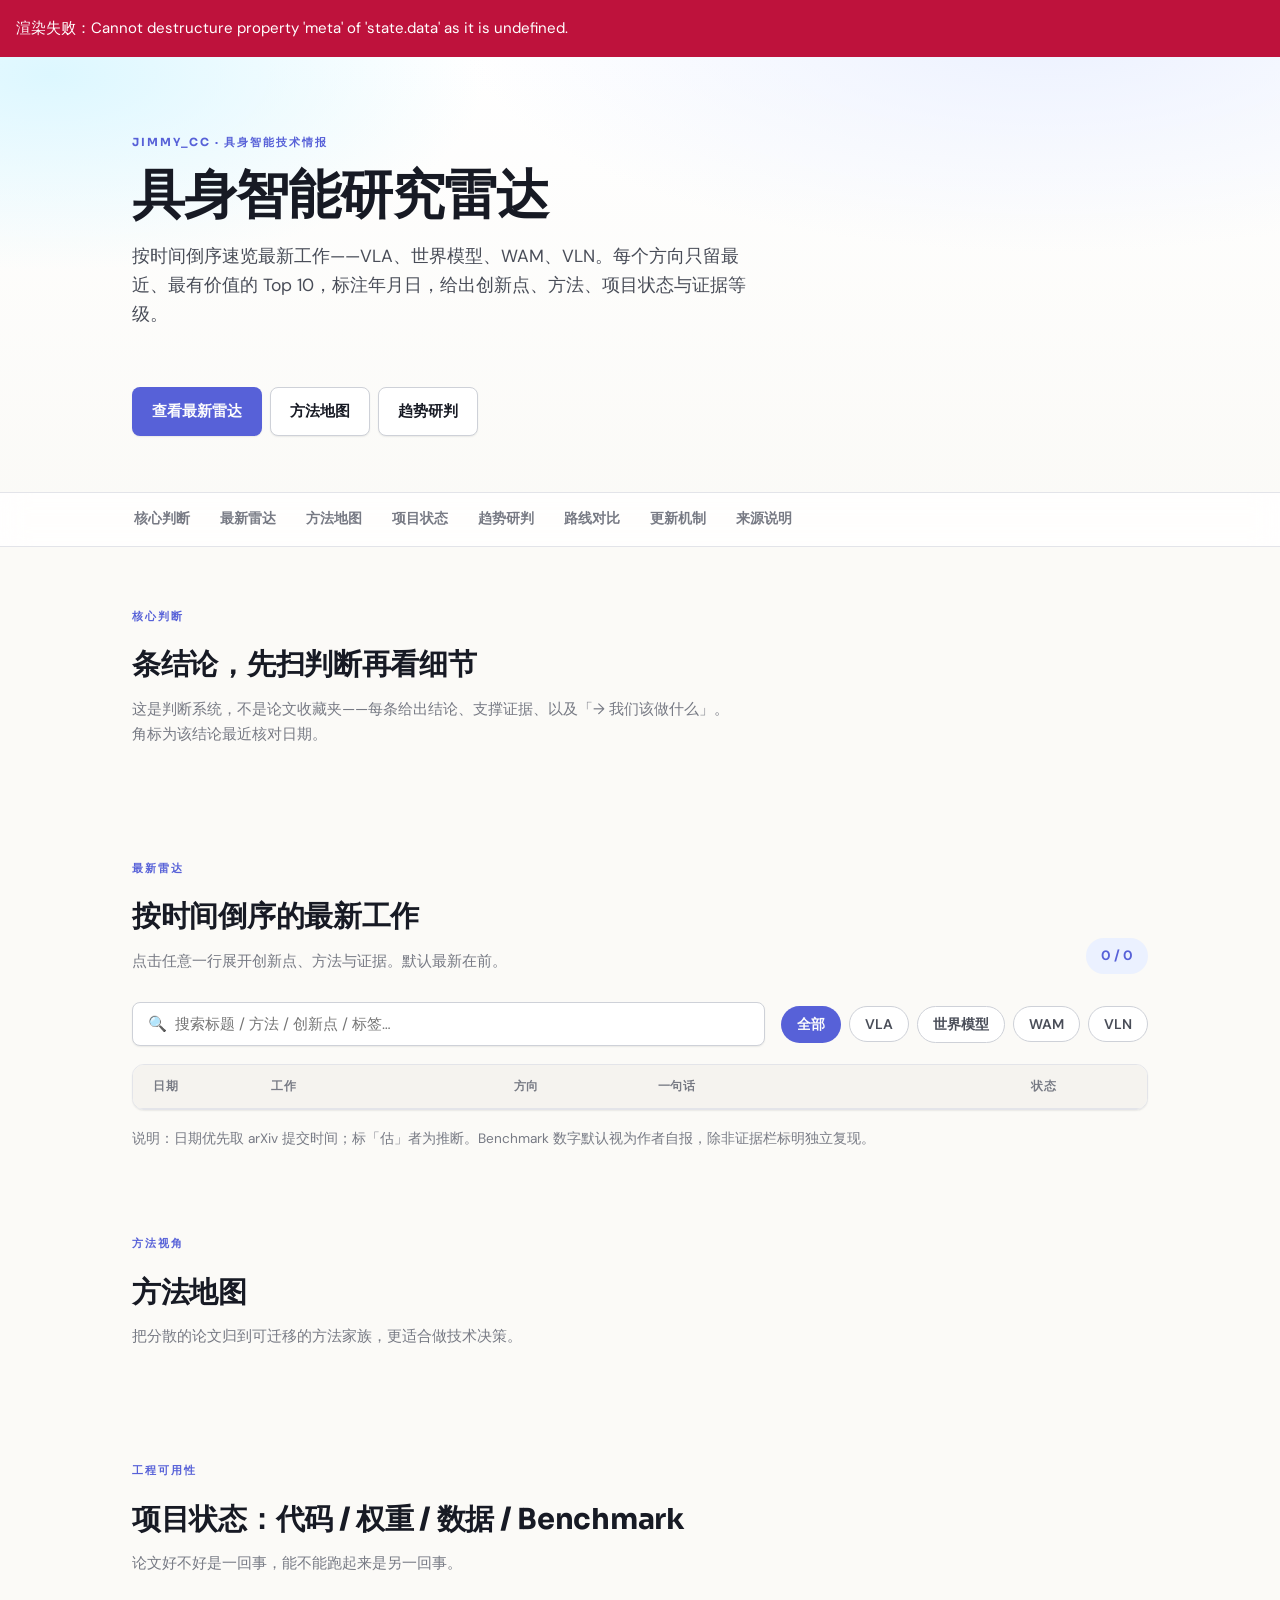
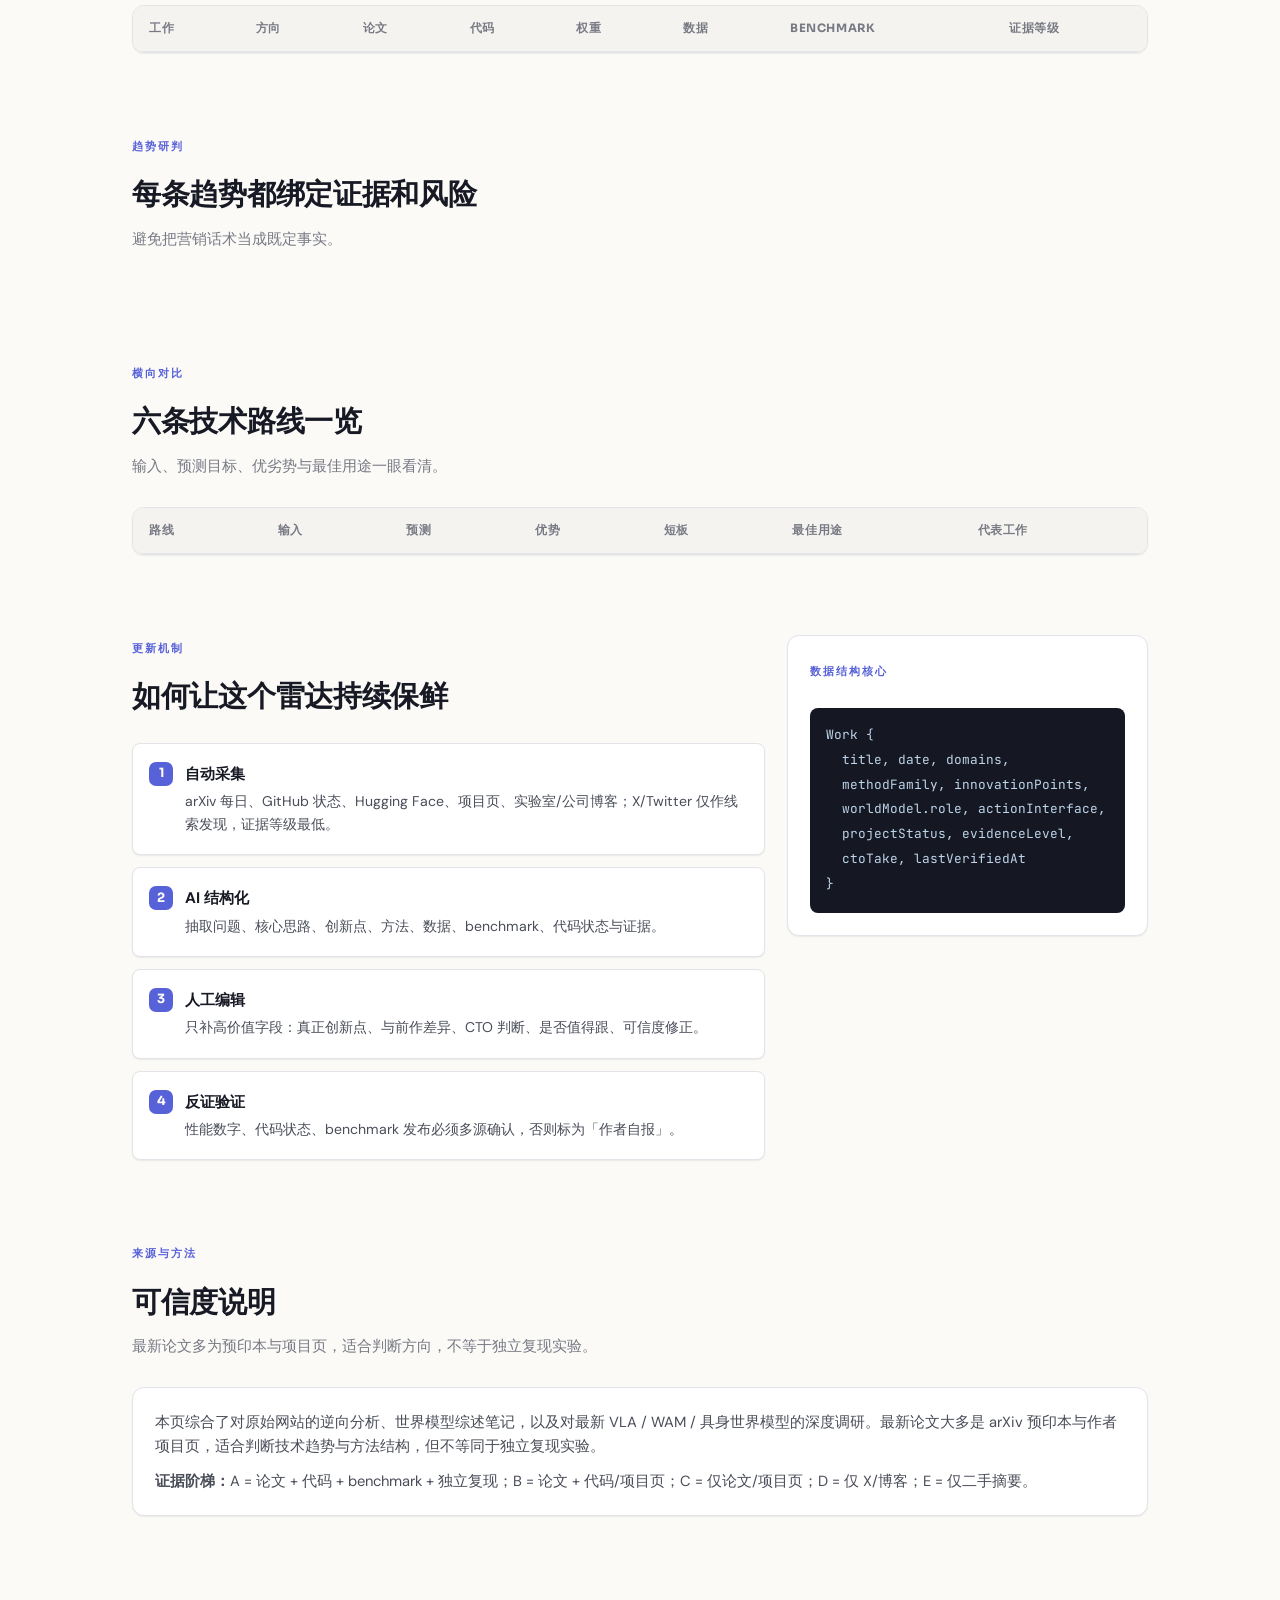
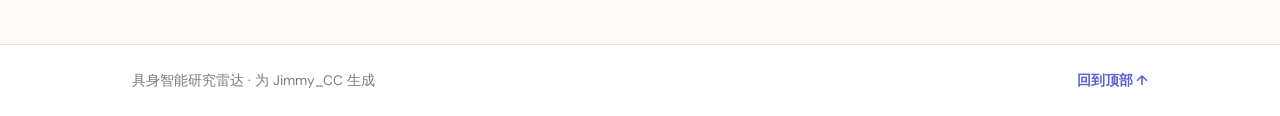
<file: index.src.html>
<!DOCTYPE html>
<html lang="zh-CN">
<head>
  <meta charset="UTF-8" />
  <meta name="viewport" content="width=device-width, initial-scale=1.0" />
  <title>具身智能研究雷达 · VLA / 世界模型 / WAM / VLN</title>
  <meta name="description" content="按时间倒序速览最新 VLA、世界模型、World Action Model、VLN 工作：创新点、方法、项目状态、证据等级与趋势研判。" />
  <link rel="preconnect" href="https://fonts.googleapis.com" />
  <link rel="preconnect" href="https://fonts.gstatic.com" crossorigin />
  <link href="https://fonts.googleapis.com/css2?family=Sora:wght@500;600;700;800&family=DM+Sans:opsz,wght@9..40,400;9..40,500;9..40,600;9..40,700&family=JetBrains+Mono:wght@400;600&display=swap" rel="stylesheet" />
  <link rel="stylesheet" href="styles.css" />
</head>
<body>
  <header class="hero" id="top">
    <div class="hero-inner">
      <div class="eyebrow">JIMMY_CC · 具身智能技术情报</div>
      <h1>具身智能研究雷达</h1>
      <p class="hero-subtitle">按时间倒序速览最新工作——VLA、世界模型、WAM、VLN。每个方向只留最近、最有价值的 Top 10，标注年月日，给出创新点、方法、项目状态与证据等级。</p>
      <div class="hero-meta" id="hero-meta"></div>
      <div class="hero-actions">
        <a class="button primary" href="#radar">查看最新雷达</a>
        <a class="button" href="#methods">方法地图</a>
        <a class="button" href="#trends">趋势研判</a>
      </div>
    </div>
  </header>

  <nav class="top-nav" aria-label="页面导航">
    <div class="top-nav-inner">
      <a href="#brief">核心判断</a>
      <a href="#radar">最新雷达</a>
      <a href="#methods">方法地图</a>
      <a href="#tracker">项目状态</a>
      <a href="#trends">趋势研判</a>
      <a href="#matrix">路线对比</a>
      <a href="#workflow">更新机制</a>
      <a href="#sources">来源说明</a>
    </div>
  </nav>

  <main class="container">
    <section id="brief" class="section">
      <div class="section-heading">
        <p class="section-kicker">核心判断</p>
        <h2><span id="brief-count"></span> 条结论，先扫判断再看细节</h2>
        <p class="section-lead">这是判断系统，不是论文收藏夹——每条给出结论、支撑证据、以及「→ 我们该做什么」。角标为该结论最近核对日期。</p>
      </div>
      <div class="brief-grid" id="brief-grid"></div>
    </section>

    <section id="radar" class="section">
      <div class="section-heading with-action">
        <div>
          <p class="section-kicker">最新雷达</p>
          <h2>按时间倒序的最新工作</h2>
          <p class="section-lead">点击任意一行展开创新点、方法与证据。默认最新在前。</p>
        </div>
        <div class="count-pill"><span id="visible-count">0</span> / <span id="total-count">0</span></div>
      </div>
      <div class="toolbar">
        <label class="search-box">
          <input id="search-input" type="search" placeholder="🔍  搜索标题 / 方法 / 创新点 / 标签…" />
        </label>
        <div class="filter-group" aria-label="方向筛选">
          <button class="filter-chip active" data-track="All">全部</button>
          <button class="filter-chip" data-track="VLA">VLA</button>
          <button class="filter-chip" data-track="World Model">世界模型</button>
          <button class="filter-chip" data-track="WAM">WAM</button>
          <button class="filter-chip" data-track="VLN">VLN</button>
        </div>
      </div>
      <div class="radar-table" id="radar-table" role="table" aria-label="最新工作列表">
        <div class="radar-head" role="row">
          <span role="columnheader">日期</span>
          <span role="columnheader">工作</span>
          <span role="columnheader">方向</span>
          <span role="columnheader">一句话</span>
          <span role="columnheader">状态</span>
        </div>
        <div id="radar-rows"></div>
      </div>
      <p class="note">说明：日期优先取 arXiv 提交时间；标「估」者为推断。Benchmark 数字默认视为作者自报，除非证据栏标明独立复现。</p>
    </section>

    <section id="methods" class="section">
      <div class="section-heading">
        <p class="section-kicker">方法视角</p>
        <h2>方法地图</h2>
        <p class="section-lead">把分散的论文归到可迁移的方法家族，更适合做技术决策。</p>
      </div>
      <div class="method-grid" id="method-grid"></div>
    </section>

    <section id="tracker" class="section">
      <div class="section-heading">
        <p class="section-kicker">工程可用性</p>
        <h2>项目状态：代码 / 权重 / 数据 / Benchmark</h2>
        <p class="section-lead">论文好不好是一回事，能不能跑起来是另一回事。</p>
      </div>
      <div class="table-wrap">
        <table class="status-table">
          <thead>
            <tr><th>工作</th><th>方向</th><th>论文</th><th>代码</th><th>权重</th><th>数据</th><th>Benchmark</th><th>证据等级</th></tr>
          </thead>
          <tbody id="tracker-body"></tbody>
        </table>
      </div>
    </section>

    <section id="trends" class="section">
      <div class="section-heading">
        <p class="section-kicker">趋势研判</p>
        <h2>每条趋势都绑定证据和风险</h2>
        <p class="section-lead">避免把营销话术当成既定事实。</p>
      </div>
      <div class="trend-grid" id="trend-grid"></div>
    </section>

    <section id="matrix" class="section">
      <div class="section-heading">
        <p class="section-kicker">横向对比</p>
        <h2>六条技术路线一览</h2>
        <p class="section-lead">输入、预测目标、优劣势与最佳用途一眼看清。</p>
      </div>
      <div class="table-wrap">
        <table class="matrix-table">
          <thead>
            <tr><th>路线</th><th>输入</th><th>预测</th><th>优势</th><th>短板</th><th>最佳用途</th><th>代表工作</th></tr>
          </thead>
          <tbody id="matrix-body"></tbody>
        </table>
      </div>
    </section>

    <section id="workflow" class="section split-section">
      <div>
        <div class="section-heading compact">
          <p class="section-kicker">更新机制</p>
          <h2>如何让这个雷达持续保鲜</h2>
        </div>
        <ol class="workflow-list">
          <li><strong>自动采集</strong><span>arXiv 每日、GitHub 状态、Hugging Face、项目页、实验室/公司博客；X/Twitter 仅作线索发现，证据等级最低。</span></li>
          <li><strong>AI 结构化</strong><span>抽取问题、核心思路、创新点、方法、数据、benchmark、代码状态与证据。</span></li>
          <li><strong>人工编辑</strong><span>只补高价值字段：真正创新点、与前作差异、CTO 判断、是否值得跟、可信度修正。</span></li>
          <li><strong>反证验证</strong><span>性能数字、代码状态、benchmark 发布必须多源确认，否则标为「作者自报」。</span></li>
        </ol>
      </div>
      <aside class="schema-card">
        <p class="section-kicker">数据结构核心</p>
        <pre><code>Work {
  title, date, domains,
  methodFamily, innovationPoints,
  worldModel.role, actionInterface,
  projectStatus, evidenceLevel,
  ctoTake, lastVerifiedAt
}</code></pre>
      </aside>
    </section>

    <section id="sources" class="section sources-section">
      <div class="section-heading">
        <p class="section-kicker">来源与方法</p>
        <h2>可信度说明</h2>
        <p class="section-lead">最新论文多为预印本与项目页，适合判断方向，不等于独立复现实验。</p>
      </div>
      <div class="source-copy">
        <p>本页综合了对原始网站的逆向分析、世界模型综述笔记，以及对最新 VLA / WAM / 具身世界模型的深度调研。最新论文大多是 arXiv 预印本与作者项目页，适合判断技术趋势与方法结构，但不等同于独立复现实验。</p>
        <p><strong>证据阶梯：</strong>A = 论文 + 代码 + benchmark + 独立复现；B = 论文 + 代码/项目页；C = 仅论文/项目页；D = 仅 X/博客；E = 仅二手摘要。</p>
      </div>
      <div class="source-grid" id="source-grid"></div>
    </section>
  </main>

  <footer class="footer">
    <span>具身智能研究雷达 · 为 Jimmy_CC 生成</span>
    <a href="#top">回到顶部 ↑</a>
  </footer>

  <script src="app.js"></script>
</body>
</html>
</file>
<file: styles.css>
:root {
  /* OKLCH warm-tinted neutrals — never pure gray/black */
  --bg: oklch(0.985 0.004 95);
  --bg-sunk: oklch(0.965 0.006 95);
  --surface: oklch(1 0 0);
  --ink: oklch(0.22 0.02 270);
  --ink-soft: oklch(0.42 0.02 270);
  --muted: oklch(0.58 0.015 270);
  --line: oklch(0.92 0.006 270);
  --line-strong: oklch(0.86 0.01 270);

  --vla: oklch(0.55 0.18 275);
  --vla-soft: oklch(0.96 0.03 275);
  --wm: oklch(0.55 0.12 220);
  --wm-soft: oklch(0.96 0.03 220);
  --wam: oklch(0.55 0.18 320);
  --wam-soft: oklch(0.96 0.03 320);
  --vln: oklch(0.55 0.13 160);
  --vln-soft: oklch(0.96 0.04 160);
  --amber: oklch(0.62 0.13 70);
  --amber-soft: oklch(0.96 0.04 75);
  --red: oklch(0.58 0.18 22);
  --red-soft: oklch(0.96 0.03 22);
  --green: oklch(0.6 0.14 150);
  --green-soft: oklch(0.95 0.04 150);

  --shadow-sm: 0 1px 2px oklch(0.4 0.02 270 / 0.05), 0 1px 1px oklch(0.4 0.02 270 / 0.04);
  --shadow-md: 0 4px 14px oklch(0.4 0.02 270 / 0.07), 0 1px 4px oklch(0.4 0.02 270 / 0.05);
  --shadow-lg: 0 16px 38px oklch(0.4 0.02 270 / 0.12);

  --r-sm: 8px;
  --r: 12px;
  --r-lg: 18px;
  --max: 1080px;

  --ease: cubic-bezier(0.16, 1, 0.3, 1);
  --t-fast: 140ms var(--ease);
  --t: 220ms var(--ease);
}

* { box-sizing: border-box; }
html { scroll-behavior: smooth; }
body {
  margin: 0;
  color: var(--ink);
  background: var(--bg);
  font-family: "DM Sans", ui-sans-serif, system-ui, "PingFang SC", "Hiragino Sans GB", "Microsoft YaHei", sans-serif;
  font-size: 15px;
  line-height: 1.65;
  -webkit-font-smoothing: antialiased;
  text-rendering: optimizeLegibility;
}
a { color: inherit; }
h1, h2, h3, .eyebrow, .section-kicker { font-family: "Sora", "DM Sans", sans-serif; }
.mono, .work-date, code, .radar-date { font-family: "JetBrains Mono", ui-monospace, SFMono-Regular, Menlo, monospace; }

@media (prefers-reduced-motion: reduce) {
  * { animation: none !important; transition: none !important; }
  html { scroll-behavior: auto; }
}

/* ---------- Hero ---------- */
.hero {
  position: relative;
  overflow: hidden;
  background:
    radial-gradient(820px 320px at 82% -8%, var(--vla-soft), transparent 72%),
    radial-gradient(620px 280px at 4% 4%, var(--wm-soft), transparent 70%),
    linear-gradient(180deg, var(--surface), var(--bg));
  border-bottom: 1px solid var(--line);
}
.hero-inner { max-width: var(--max); margin: 0 auto; padding: 72px 32px 56px; }
.eyebrow, .section-kicker {
  display: inline-block;
  color: var(--vla);
  text-transform: uppercase;
  letter-spacing: 0.18em;
  font-size: 0.7rem;
  font-weight: 700;
  margin: 0 0 16px;
}
h1 {
  margin: 0;
  font-size: clamp(2.1rem, 4.6vw, 3.3rem);
  line-height: 1.08;
  font-weight: 800;
  letter-spacing: -0.02em;
  color: var(--ink);
}
.hero-subtitle { max-width: 620px; margin: 18px 0 0; color: var(--ink-soft); font-size: clamp(0.98rem, 1.4vw, 1.1rem); }
.hero-meta, .hero-actions, .filter-group { display: flex; gap: 8px; flex-wrap: wrap; align-items: center; }
.hero-meta { margin-top: 28px; }
.meta-chip {
  display: inline-flex; align-items: center; gap: 6px;
  background: var(--surface); border: 1px solid var(--line);
  color: var(--ink-soft); border-radius: 999px;
  padding: 6px 13px; font-size: 0.8rem; font-weight: 500;
  box-shadow: var(--shadow-sm);
}
.hero-actions { margin-top: 30px; }
.button {
  display: inline-flex; align-items: center; justify-content: center;
  text-decoration: none; border: 1px solid var(--line-strong);
  color: var(--ink); background: var(--surface);
  border-radius: var(--r-sm); padding: 11px 19px;
  font-size: 0.92rem; font-weight: 600;
  transition: transform var(--t-fast), box-shadow var(--t-fast), border-color var(--t-fast);
  box-shadow: var(--shadow-sm);
}
.button:hover { transform: translateY(-1px); box-shadow: var(--shadow-md); }
.button:focus-visible { outline: 2px solid var(--vla); outline-offset: 2px; }
.button.primary { background: var(--vla); color: oklch(0.99 0 0); border-color: transparent; }
.button.primary:hover { box-shadow: 0 10px 24px var(--vla-soft); }

/* ---------- Sticky nav ---------- */
.top-nav {
  position: sticky; top: 0; z-index: 50;
  background: oklch(1 0 0 / 0.82);
  backdrop-filter: saturate(180%) blur(14px);
  border-bottom: 1px solid var(--line);
}
.top-nav-inner {
  max-width: var(--max); margin: 0 auto;
  display: flex; gap: 2px; overflow-x: auto; padding: 0 20px;
}
.top-nav a {
  flex: 0 0 auto; color: var(--muted); text-decoration: none;
  font-size: 0.88rem; font-weight: 600; padding: 14px 14px;
  border-bottom: 2px solid transparent; transition: color var(--t-fast), border-color var(--t-fast);
}
.top-nav a:hover { color: var(--vla); border-color: var(--vla); }

/* ---------- Layout ---------- */
.container { max-width: var(--max); margin: 0 auto; padding: 56px 32px 32px; }
.section { margin: 0 0 80px; scroll-margin-top: 64px; }
.section-heading { margin-bottom: 28px; }
.section-heading.with-action { display: flex; align-items: flex-end; justify-content: space-between; gap: 20px; }
.section h2 { margin: 0; font-size: clamp(1.35rem, 2.4vw, 1.8rem); font-weight: 700; letter-spacing: -0.01em; color: var(--ink); }
.section-lead { margin: 8px 0 0; color: var(--muted); font-size: 0.95rem; max-width: 600px; }
.count-pill { flex: 0 0 auto; background: var(--vla-soft); color: var(--vla); border-radius: 999px; padding: 7px 15px; font-weight: 700; font-size: 0.85rem; white-space: nowrap; }

/* ---------- Brief cards ---------- */
.brief-grid { display: grid; grid-template-columns: repeat(2, minmax(0, 1fr)); gap: 14px; }
.brief-card {
  position: relative; display: flex; flex-direction: column;
  background: var(--surface); border: 1px solid var(--line);
  border-radius: var(--r); padding: 18px 20px 16px;
  box-shadow: var(--shadow-sm); transition: transform var(--t-fast), box-shadow var(--t-fast), border-color var(--t-fast);
  overflow: hidden;
}
.brief-card::before {
  content: ""; position: absolute; left: 0; top: 0; bottom: 0; width: 3px; background: var(--accent);
}
.brief-card:hover { transform: translateY(-2px); box-shadow: var(--shadow-md); border-color: var(--accent); }
.brief-top { display: flex; align-items: center; gap: 8px; margin-bottom: 10px; }
.brief-idx { font-family: "JetBrains Mono", ui-monospace, SFMono-Regular, Menlo, monospace; font-size: 0.72rem; font-weight: 700; color: var(--accent); letter-spacing: 0.02em; }
.brief-icon { font-size: 1rem; line-height: 1; }
.brief-since { margin-left: auto; font-size: 0.68rem; color: var(--muted); background: var(--bg-sunk); padding: 2px 7px; border-radius: 20px; white-space: nowrap; }
.brief-claim { margin: 0 0 8px; font-size: 1.06rem; font-weight: 750; color: var(--ink); line-height: 1.32; letter-spacing: -0.01em; }
.brief-evidence {
  margin: 0 0 12px; color: var(--muted); font-size: 0.82rem; line-height: 1.5;
  display: -webkit-box; -webkit-line-clamp: 3; -webkit-box-orient: vertical; overflow: hidden;
}
.brief-action {
  margin-top: auto; display: flex; gap: 7px; align-items: baseline;
  color: var(--ink); font-size: 0.88rem; font-weight: 600; line-height: 1.4;
  background: var(--accent-soft); border-radius: var(--r-sm); padding: 10px 12px;
}
.brief-arrow { color: var(--accent); font-weight: 800; flex-shrink: 0; }
.cto-take, .risk-box {
  margin-top: 14px; color: var(--ink-soft); background: var(--bg-sunk);
  border-radius: var(--r-sm); padding: 10px 13px; font-size: 0.85rem;
  border-left: 3px solid var(--vla);
}
.cto-take strong { color: var(--vla); }
.risk-box { border-left-color: var(--amber); background: var(--amber-soft); }
.risk-box strong { color: var(--amber); }

/* ---------- Toolbar ---------- */
.toolbar { display: flex; align-items: center; justify-content: space-between; gap: 16px; margin-bottom: 18px; flex-wrap: wrap; }
.search-box { flex: 1 1 300px; min-width: 240px; }
.search-box input {
  width: 100%; border: 1px solid var(--line-strong); border-radius: var(--r-sm);
  background: var(--surface); color: var(--ink); padding: 11px 15px; outline: none;
  font-size: 0.95rem; font-family: inherit; box-shadow: var(--shadow-sm);
  transition: border-color var(--t-fast), box-shadow var(--t-fast);
}
.search-box input:focus { border-color: var(--vla); box-shadow: 0 0 0 3px var(--vla-soft); }
.filter-chip {
  cursor: pointer; border: 1px solid var(--line-strong); color: var(--ink-soft);
  background: var(--surface); border-radius: 999px; padding: 8px 15px;
  font-weight: 600; font-size: 0.88rem; font-family: inherit; transition: all var(--t-fast);
}
.filter-chip:hover { border-color: var(--vla); color: var(--vla); }
.filter-chip.active { color: oklch(0.99 0 0); border-color: transparent; background: var(--vla); }
.filter-chip:focus-visible { outline: 2px solid var(--vla); outline-offset: 2px; }

/* ---------- Radar table (compact, dated, expandable) ---------- */
.radar-table {
  border: 1px solid var(--line); border-radius: var(--r);
  background: var(--surface); box-shadow: var(--shadow-sm); overflow: hidden;
}
.radar-head, .radar-row {
  display: grid;
  grid-template-columns: 104px 1.4fr 130px 2.2fr 96px;
  align-items: center; gap: 14px;
}
.radar-head {
  padding: 12px 20px; background: var(--bg-sunk);
  border-bottom: 1px solid var(--line);
  font-size: 0.72rem; font-weight: 700; letter-spacing: 0.05em;
  text-transform: uppercase; color: var(--muted);
}
.radar-row {
  padding: 14px 20px; border-bottom: 1px solid var(--line);
  cursor: pointer; transition: background var(--t-fast);
  font-size: 0.9rem;
}
.radar-row:last-of-type { border-bottom: 0; }
.radar-row:hover { background: var(--bg-sunk); }
.radar-row[aria-expanded="true"] { background: var(--vla-soft); }
.radar-date { font-size: 0.8rem; color: var(--ink-soft); white-space: nowrap; }
.radar-date .est { color: var(--amber); font-size: 0.72rem; }
.radar-title { font-weight: 700; color: var(--ink); display: flex; align-items: center; gap: 8px; }
.radar-title .chev { color: var(--muted); font-size: 0.7rem; transition: transform var(--t-fast); }
.radar-row[aria-expanded="true"] .chev { transform: rotate(90deg); }
.radar-oneliner { color: var(--ink-soft); overflow: hidden; text-overflow: ellipsis; display: -webkit-box; -webkit-line-clamp: 2; -webkit-box-orient: vertical; font-size: 0.86rem; }
.radar-track-cell { display: flex; flex-wrap: wrap; gap: 5px; }
.radar-status-cell { display: flex; justify-content: flex-end; }
.radar-detail {
  grid-column: 1 / -1; padding: 0; max-height: 0; overflow: hidden;
  transition: max-height var(--t);
}
.radar-detail-inner { padding: 4px 20px 22px 120px; display: grid; gap: 16px; }
.radar-row[aria-expanded="true"] + .radar-detail { max-height: 720px; }
.detail-block .label { color: var(--muted); font-size: 0.7rem; text-transform: uppercase; letter-spacing: 0.08em; font-weight: 700; margin-bottom: 6px; }
.detail-block .innovation-list { margin: 0; padding-left: 18px; color: var(--ink-soft); font-size: 0.88rem; }
.detail-block .innovation-list li { margin-bottom: 3px; }
.detail-block .method-copy { margin: 0; color: var(--ink-soft); font-size: 0.88rem; }
.detail-links { display: flex; flex-wrap: wrap; gap: 14px; }
.detail-links a { color: var(--vla); font-size: 0.82rem; text-decoration: none; font-weight: 600; }
.detail-links a:hover { text-decoration: underline; }
.empty-row { padding: 28px 20px; text-align: center; color: var(--muted); font-size: 0.92rem; }

/* ---------- Tags & pills ---------- */
.tag { display: inline-flex; align-items: center; border-radius: 6px; padding: 2px 8px; font-size: 0.72rem; font-weight: 600; }
.tag.vla { color: var(--vla); background: var(--vla-soft); }
.tag.world-model { color: var(--wm); background: var(--wm-soft); }
.tag.wam { color: var(--wam); background: var(--wam-soft); }
.tag.vln { color: var(--vln); background: var(--vln-soft); }
.tag.status { color: var(--amber); background: var(--amber-soft); }
.status-pill { display: inline-flex; border-radius: 6px; padding: 3px 9px; font-size: 0.72rem; font-weight: 600; }
.status-good { color: var(--green); background: var(--green-soft); }
.status-warn { color: var(--amber); background: var(--amber-soft); }
.status-bad { color: var(--red); background: var(--red-soft); }
.status-neutral { color: var(--muted); background: var(--bg-sunk); }
.note { color: var(--muted); font-size: 0.85rem; margin: 18px 0 0; }

/* ---------- Method cards ---------- */
.method-grid { display: grid; grid-template-columns: repeat(3, minmax(0, 1fr)); gap: 16px; }
.method-card { background: var(--surface); border: 1px solid var(--line); border-radius: var(--r); padding: 22px; border-top: 3px solid var(--vla); box-shadow: var(--shadow-sm); }
.method-card[data-track="World Model"] { border-top-color: var(--wm); }
.method-card[data-track="WAM"] { border-top-color: var(--wam); }
.method-card[data-track="VLN"] { border-top-color: var(--vln); }
.method-card h3 { margin: 6px 0 8px; font-size: 1.02rem; font-weight: 700; color: var(--ink); }
.method-card p { margin: 0; color: var(--ink-soft); font-size: 0.9rem; }
.examples { margin-top: 12px; color: var(--muted); font-size: 0.83rem; }

/* ---------- Tables ---------- */
.table-wrap { overflow-x: auto; border: 1px solid var(--line); border-radius: var(--r); background: var(--surface); box-shadow: var(--shadow-sm); }
table { width: 100%; border-collapse: collapse; min-width: 820px; }
th { text-align: left; color: var(--muted); font-size: 0.72rem; letter-spacing: 0.05em; text-transform: uppercase; background: var(--bg-sunk); padding: 13px 16px; border-bottom: 1px solid var(--line); font-weight: 700; font-family: "Sora", sans-serif; }
td { padding: 14px 16px; border-bottom: 1px solid var(--line); color: var(--ink-soft); font-size: 0.88rem; vertical-align: top; }
tbody tr:last-child td { border-bottom: 0; }
tbody tr:hover td { background: var(--bg-sunk); }
.work-name { color: var(--ink); font-weight: 700; }

/* ---------- Trends ---------- */
.trend-grid { display: grid; grid-template-columns: repeat(2, minmax(0, 1fr)); gap: 16px; }
.trend-card { background: var(--surface); border: 1px solid var(--line); border-radius: var(--r); padding: 24px; box-shadow: var(--shadow-sm); }
.trend-card h3 { margin: 12px 0 8px; font-size: 1.08rem; font-weight: 700; color: var(--ink); }
.trend-card p { margin: 0; color: var(--ink-soft); font-size: 0.9rem; }
.trend-meta { display: flex; gap: 8px; flex-wrap: wrap; }
.evidence-line { margin-top: 14px; color: var(--ink-soft); font-size: 0.85rem; }
.evidence-line strong { color: var(--ink); }

/* ---------- Workflow ---------- */
.split-section { display: grid; grid-template-columns: 1.4fr 0.8fr; gap: 22px; align-items: start; }
.section-heading.compact { margin-bottom: 22px; }
.workflow-list { display: grid; gap: 12px; margin: 0; padding: 0; list-style: none; counter-reset: step; }
.workflow-list li { display: grid; gap: 3px; padding: 18px 18px 18px 52px; position: relative; border: 1px solid var(--line); border-radius: var(--r-sm); background: var(--surface); box-shadow: var(--shadow-sm); }
.workflow-list li::before { counter-increment: step; content: counter(step); position: absolute; left: 16px; top: 18px; width: 24px; height: 24px; display: grid; place-items: center; border-radius: 7px; background: var(--vla); color: oklch(0.99 0 0); font-weight: 700; font-size: 0.8rem; font-family: "Sora", sans-serif; }
.workflow-list strong { color: var(--ink); font-size: 0.96rem; }
.workflow-list span { color: var(--ink-soft); font-size: 0.88rem; }
.schema-card { background: var(--surface); border: 1px solid var(--line); border-radius: var(--r); padding: 22px; box-shadow: var(--shadow-sm); }
.schema-card pre { margin: 12px 0 0; overflow-x: auto; background: oklch(0.21 0.02 270); border-radius: var(--r-sm); padding: 16px; }
.schema-card code { font-size: 0.8rem; color: oklch(0.86 0.04 250); line-height: 1.75; }

/* ---------- Sources ---------- */
.source-copy { padding: 22px; border: 1px solid var(--line); border-radius: var(--r); background: var(--surface); box-shadow: var(--shadow-sm); margin-bottom: 16px; }
.source-copy p { margin: 0; color: var(--ink-soft); font-size: 0.92rem; }
.source-copy p + p { margin-top: 10px; }
.source-grid { display: grid; grid-template-columns: repeat(2, minmax(0, 1fr)); gap: 10px; }
.source-card { display: block; text-decoration: none; color: var(--muted); font-size: 0.82rem; padding: 13px 16px; border: 1px solid var(--line); border-radius: var(--r-sm); background: var(--surface); word-break: break-word; font-family: "JetBrains Mono", monospace; transition: border-color var(--t-fast), color var(--t-fast); }
.source-card:hover { color: var(--vla); border-color: var(--vla); }

/* ---------- Footer ---------- */
.footer { border-top: 1px solid var(--line); background: var(--surface); color: var(--muted); display: flex; justify-content: space-between; gap: 16px; padding: 24px max(32px, calc((100vw - var(--max)) / 2 + 32px)); font-size: 0.86rem; }
.footer a { color: var(--vla); text-decoration: none; font-weight: 600; }

/* ---------- Responsive ---------- */
@media (max-width: 940px) {
  .brief-grid, .method-grid { grid-template-columns: repeat(2, minmax(0, 1fr)); }
  .radar-head, .radar-row { grid-template-columns: 88px 1.3fr 1.8fr 84px; }
  .radar-head span:nth-child(3), .radar-row .radar-track-cell { display: none; }
  .radar-detail-inner { padding-left: 20px; }
}
@media (max-width: 680px) {
  .hero-inner { padding: 52px 20px 40px; }
  .container { padding: 40px 20px 28px; }
  .section { margin-bottom: 60px; }
  .brief-grid, .method-grid, .trend-grid, .source-grid, .split-section { grid-template-columns: 1fr; }
  .toolbar { flex-direction: column; align-items: stretch; }
  .section-heading.with-action { flex-direction: column; align-items: flex-start; }
  .radar-head { display: none; }
  .radar-row { grid-template-columns: 1fr; gap: 6px; padding: 14px 16px; }
  .radar-oneliner { -webkit-line-clamp: 3; }
  .radar-status-cell { justify-content: flex-start; }
  .footer { flex-direction: column; }
}
</file>
